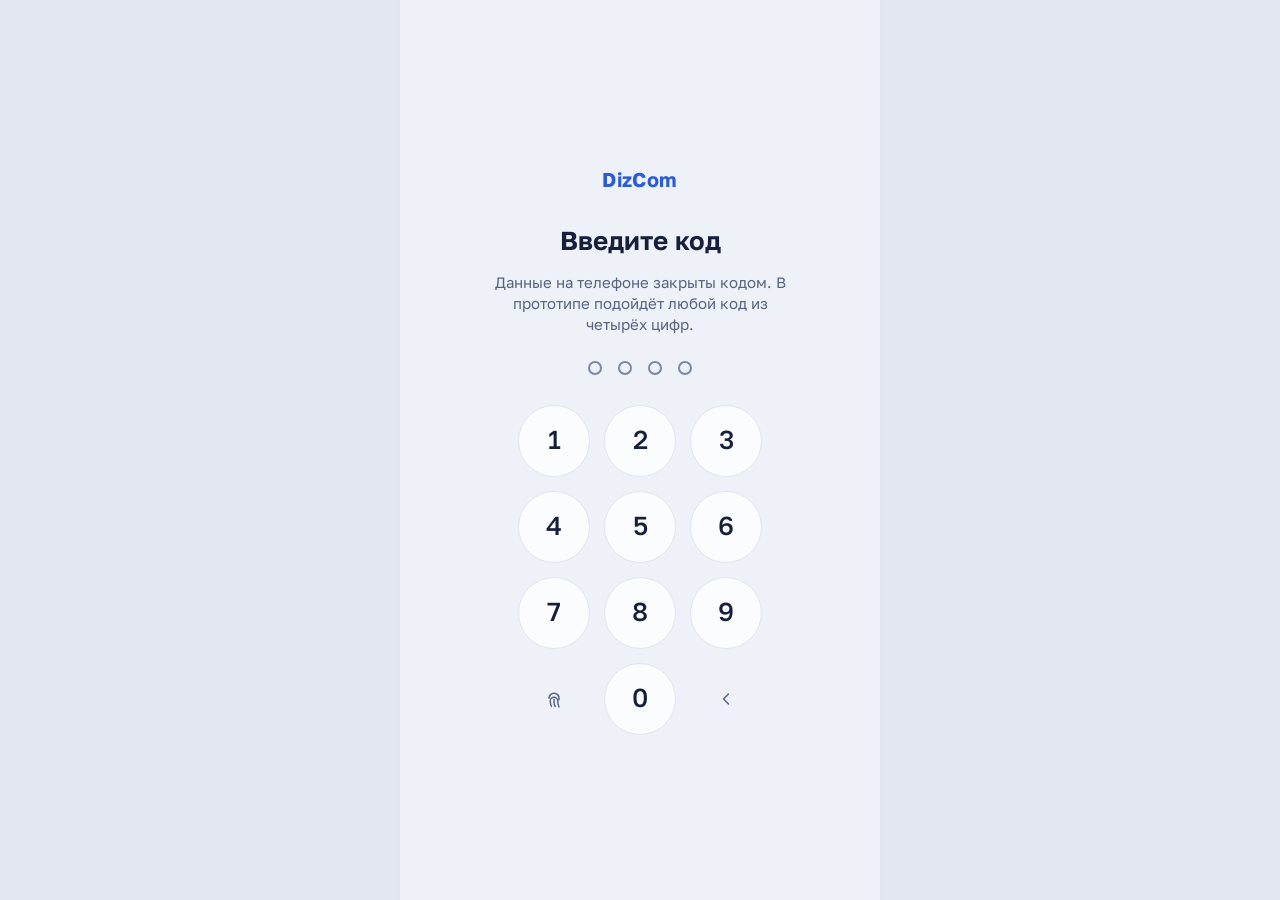
<file: index.html>
<!doctype html>
<html lang="ru">
<head>
<meta charset="utf-8">
<title>DizCom APP</title>
<meta name="viewport" content="width=device-width, initial-scale=1, viewport-fit=cover">
<meta name="color-scheme" content="light dark">
<style>
/* DizCom APP: рабочий инструмент инженера. Прототип экранов.
   Раскладка: одна колонка до 480px, внизу панель вкладок.
   Углы: карточки и окна 16px, поля и кнопки 12px, метки, фильтры и цифры кода полностью круглые. */
:root {
  --font: "Golos Text", system-ui, -apple-system, "Segoe UI", Roboto, sans-serif;
  --mono: "JetBrains Mono", ui-monospace, "SF Mono", Consolas, monospace;
  --bg-out: #E2E7F1;
  --bg: #EEF1F7;
  --surface: #FBFCFE;
  --surface-2: #F3F6FB;
  --line: #E0E5EF;
  --text: #16203A;
  --muted: #566480;
  --faint: #7C89A3;
  --accent: #2C5BD9;
  --accent-ink: #FBFCFE;
  --accent-soft: #E5ECFF;
  --good: #16743A;
  --good-soft: #E1F3E8;
  --warn: #8F5400;
  --warn-soft: #FCEFD6;
  --amber: #E09A1F;
  --bad: #B0261B;
  --bad-soft: #FCE8E5;
  --violet: #5E43C4;
  --violet-soft: #ECE8FA;
  --grey-soft: #E8ECF3;
  --shadow: 0 1px 2px rgba(22, 32, 58, .06), 0 8px 22px -12px rgba(22, 32, 58, .14);
  --scrim: rgba(14, 20, 38, .48);
  --toast-bg: #16203A;
  --toast-ink: #F2F5FB;
  --r-lg: 16px;
  --r-md: 12px;
}
@media (prefers-color-scheme: dark) {
  :root:not([data-theme="light"]) {
    --bg-out: #090D18;
    --bg: #0E1424;
    --surface: #161E32;
    --surface-2: #1B2540;
    --line: #28324D;
    --text: #E8EDF8;
    --muted: #9BA8C4;
    --faint: #70809E;
    --accent: #7B9CF8;
    --accent-ink: #0B1226;
    --accent-soft: #1E2B55;
    --good: #5ED08C;
    --good-soft: #12301F;
    --warn: #F0B454;
    --warn-soft: #3A2A0C;
    --amber: #F0B454;
    --bad: #FF8F82;
    --bad-soft: #3D1814;
    --violet: #AD9BFF;
    --violet-soft: #2A2250;
    --grey-soft: #232C44;
    --shadow: 0 1px 2px rgba(0, 0, 0, .3), 0 8px 22px -12px rgba(0, 0, 0, .5);
    --scrim: rgba(0, 0, 0, .6);
    --toast-bg: #E8EDF8;
    --toast-ink: #0E1424;
    color-scheme: dark;
  }
}
:root[data-theme="dark"] {
  --bg-out: #090D18;
  --bg: #0E1424;
  --surface: #161E32;
  --surface-2: #1B2540;
  --line: #28324D;
  --text: #E8EDF8;
  --muted: #9BA8C4;
  --faint: #70809E;
  --accent: #7B9CF8;
  --accent-ink: #0B1226;
  --accent-soft: #1E2B55;
  --good: #5ED08C;
  --good-soft: #12301F;
  --warn: #F0B454;
  --warn-soft: #3A2A0C;
  --amber: #F0B454;
  --bad: #FF8F82;
  --bad-soft: #3D1814;
  --violet: #AD9BFF;
  --violet-soft: #2A2250;
  --grey-soft: #232C44;
  --shadow: 0 1px 2px rgba(0, 0, 0, .3), 0 8px 22px -12px rgba(0, 0, 0, .5);
  --scrim: rgba(0, 0, 0, .6);
  --toast-bg: #E8EDF8;
  --toast-ink: #0E1424;
  color-scheme: dark;
}

*, *::before, *::after { box-sizing: border-box; }
html { -webkit-text-size-adjust: 100%; }
body {
  margin: 0;
  background: var(--bg-out);
  color: var(--text);
  font-family: var(--font);
  font-size: 15px;
  line-height: 1.4;
  -webkit-font-smoothing: antialiased;
}
button, input, select, textarea { font: inherit; color: inherit; }
button { cursor: pointer; }
h1, h2, h3, p { margin: 0; }
:focus-visible { outline: 2px solid var(--accent); outline-offset: 2px; }
[hidden] { display: none !important; }
.sr-only { position: absolute; width: 1px; height: 1px; overflow: hidden; clip: rect(0 0 0 0); white-space: nowrap; }

.app {
  max-width: 480px;
  min-height: 100dvh;
  margin: 0 auto;
  background: var(--bg);
  padding-bottom: calc(84px + env(safe-area-inset-bottom, 0px));
}
.app.no-tabs { padding-bottom: 0; }
@media (min-width: 600px) { .app { box-shadow: 0 0 0 1px var(--line); } }
#view { outline: none; }

.i { width: 20px; height: 20px; flex: none; fill: none; stroke: currentColor; stroke-width: 1.75; stroke-linecap: round; stroke-linejoin: round; }
.muted { color: var(--muted); }
.mono { font-family: var(--mono); font-size: 13.5px; }
.bad { color: var(--bad); }
.pad { padding: 0 16px; }

/* шапка экрана */
.hd { display: flex; align-items: center; gap: 8px; padding: 14px 16px 10px; }
.hd .hd-t { flex: 1; min-width: 0; }
.hd h1 { font-size: 24px; font-weight: 650; letter-spacing: -.01em; line-height: 1.15; text-wrap: balance; }
.hd.sub h1 { font-size: 20px; }
.hd p { margin-top: 2px; color: var(--muted); font-size: 14px; }
.hd .icon-btn:first-child { margin-left: -10px; }

.icon-btn { width: 44px; height: 44px; display: inline-grid; place-items: center; border: 0; background: none; color: var(--muted); border-radius: var(--r-md); flex: none; }
.icon-btn.sm { width: 38px; height: 38px; }
.icon-btn:active { background: var(--grey-soft); }
.icon-btn[aria-pressed="true"] { color: var(--accent); }

.chip-btn { display: inline-flex; align-items: center; gap: 6px; border: 1px solid var(--line); background: var(--surface); border-radius: 999px; padding: 7px 12px; font-size: 13.5px; font-weight: 500; color: var(--good); }
.chip-btn.warn { color: var(--warn); background: var(--warn-soft); border-color: transparent; }
.chip-btn .i { width: 16px; height: 16px; }

/* поиск */
.search { display: flex; align-items: center; gap: 10px; height: 52px; padding: 0 14px; background: var(--surface); border: 1px solid var(--line); border-radius: var(--r-md); color: var(--muted); }
.search:focus-within { border-color: var(--accent); box-shadow: 0 0 0 3px var(--accent-soft); }
.search input { flex: 1; min-width: 0; border: 0; background: none; outline: 0; font-size: 16px; color: var(--text); }
.search input::placeholder { color: var(--faint); }
.search.sm { height: 46px; }

/* фильтры и вкладки */
.chips { display: flex; gap: 8px; overflow-x: auto; padding: 8px 16px; scrollbar-width: none; }
.chips::-webkit-scrollbar { display: none; }
.chip { flex: none; display: inline-flex; align-items: center; gap: 6px; border: 1px solid var(--line); background: var(--surface); border-radius: 999px; padding: 8px 14px; font-size: 14px; color: var(--muted); min-height: 38px; }
.chip .n { font-size: 12.5px; color: var(--faint); }
.chip[aria-pressed="true"] { background: var(--accent); border-color: var(--accent); color: var(--accent-ink); font-weight: 600; }
.chip[aria-pressed="true"] .n { color: var(--accent-ink); opacity: .85; }
.seg { display: flex; overflow-x: auto; padding: 0 8px; border-bottom: 1px solid var(--line); scrollbar-width: none; }
.seg::-webkit-scrollbar { display: none; }
.seg button { flex: none; border: 0; background: none; padding: 12px 9px; color: var(--muted); border-bottom: 2px solid transparent; margin-bottom: -1px; white-space: nowrap; font-size: 14.5px; }
.seg button[aria-selected="true"] { color: var(--accent); border-bottom-color: var(--accent); font-weight: 600; }

/* блоки */
.sec-h { display: flex; align-items: baseline; justify-content: space-between; gap: 12px; margin: 22px 16px 8px; }
.sec-h h2 { font-size: 16px; font-weight: 650; }
.sec-h button, .link-btn { border: 0; background: none; color: var(--accent); font-size: 14px; font-weight: 500; padding: 4px 0; }
.card, .list { margin: 0 16px; background: var(--surface); border-radius: var(--r-lg); box-shadow: var(--shadow); overflow: hidden; }
.card.pad-in { padding: 14px; }
.card + .card, .list + .list, .card + .list, .list + .card { margin-top: 12px; }
.note { margin: 10px 16px 0; color: var(--muted); font-size: 14px; }
.card p { padding: 12px 14px; }

.row { display: flex; align-items: center; gap: 12px; width: 100%; min-height: 60px; padding: 11px 14px; text-align: left; background: var(--surface); border: 0; border-bottom: 1px solid var(--line); color: inherit; }
.row:last-child { border-bottom: 0; }
.row:active { background: var(--surface-2); }
.row .row-m { flex: 1; min-width: 0; display: grid; gap: 1px; }
.row .row-m b { font-weight: 600; font-size: 15px; overflow-wrap: anywhere; }
.row .row-m small { color: var(--muted); font-size: 13.5px; overflow-wrap: anywhere; }
.row .chev { color: var(--faint); width: 18px; height: 18px; }
.row .row-m small .pill { margin-right: 4px; }
.ico { width: 40px; height: 40px; flex: none; display: grid; place-items: center; border-radius: var(--r-md); background: var(--accent-soft); color: var(--accent); }
.ico.t-work { background: var(--warn-soft); color: var(--warn); }
.ico.t-review { background: var(--violet-soft); color: var(--violet); }
.ico.t-done { background: var(--good-soft); color: var(--good); }
.ico.t-cancel { background: var(--grey-soft); color: var(--muted); }
.ico.good { background: var(--good-soft); color: var(--good); }
.ico.warn { background: var(--warn-soft); color: var(--warn); }
.ico.bad { background: var(--bad-soft); color: var(--bad); }
.ico.violet { background: var(--violet-soft); color: var(--violet); }

.pill { display: inline-flex; align-items: center; padding: 3px 10px; border-radius: 999px; font-size: 12.5px; font-weight: 600; white-space: nowrap; flex: none; }
.p-new { background: var(--accent-soft); color: var(--accent); }
.p-work { background: var(--warn-soft); color: var(--warn); }
.p-review { background: var(--violet-soft); color: var(--violet); }
.p-done { background: var(--good-soft); color: var(--good); }
.p-cancel { background: var(--grey-soft); color: var(--muted); }
.p-bad { background: var(--bad-soft); color: var(--bad); }

/* пары «название и значение» */
.kv { margin: 0; }
.kv-r { display: grid; grid-template-columns: minmax(92px, 36%) 1fr; gap: 10px; align-items: center; padding: 11px 14px; border-bottom: 1px solid var(--line); min-height: 50px; }
.kv-r:last-child { border-bottom: 0; }
.kv dt { color: var(--muted); font-size: 14px; }
.kv dd { margin: 0; font-weight: 500; overflow-wrap: anywhere; min-width: 0; }
.kv dd.act { display: flex; align-items: center; justify-content: space-between; gap: 4px; }
.kv dd.act > span { min-width: 0; overflow-wrap: anywhere; }
.kv dd .icon-btn { margin: -6px -8px -6px 0; }
.mask { letter-spacing: .12em; }
.btn-pair { display: flex; flex: none; margin: -6px -8px -6px 0; }
.kv dd.act > .btn-pair .icon-btn { margin: 0; }
.hline { display: flex; align-items: center; justify-content: space-between; gap: 8px; margin-top: 6px; }
.hline .btn-pair { margin: -6px -8px -6px 0; }
.tags { display: flex; flex-wrap: wrap; gap: 8px; padding: 14px; }
.tab-body { padding-top: 12px; }

/* кнопки */
.btn { display: inline-flex; align-items: center; justify-content: center; gap: 8px; min-height: 48px; padding: 0 18px; border-radius: var(--r-md); border: 1px solid var(--line); background: var(--surface); color: var(--text); font-weight: 600; text-align: center; transition: transform .12s; }
.btn:active { transform: scale(.98); }
.btn.primary { background: var(--accent); border-color: var(--accent); color: var(--accent-ink); }
.btn.soft { background: var(--accent-soft); border-color: transparent; color: var(--accent); }
.btn.danger { color: var(--bad); border-color: var(--bad); background: none; }
.btn.wide { width: 100%; }
.btn.mini { min-height: 34px; padding: 0 12px; font-size: 13.5px; }
.btns { display: flex; gap: 10px; margin: 16px 16px 0; }
.btns .btn { flex: 1; }
.stack-btn { margin: 12px 16px 0; }

/* формы */
.field { display: grid; gap: 6px; margin: 16px 16px 0; }
.field > label, .field > .lbl { font-size: 14px; color: var(--muted); }
.field input, .field select, .field textarea { width: 100%; min-height: 48px; padding: 12px 14px; border: 1px solid var(--line); border-radius: var(--r-md); background: var(--surface); outline: 0; font-size: 16px; }
.field textarea { min-height: 96px; resize: vertical; }
.field input:focus, .field select:focus, .field textarea:focus { border-color: var(--accent); box-shadow: 0 0 0 3px var(--accent-soft); }
.field .err { color: var(--bad); font-size: 13.5px; }
.field .hint { color: var(--muted); font-size: 13.5px; }
.radios { display: grid; grid-template-columns: repeat(3, 1fr); gap: 8px; }
.opt { position: relative; }
.opt input { position: absolute; opacity: 0; inset: 0; }
.opt span { display: grid; place-items: center; min-height: 46px; border: 1px solid var(--line); border-radius: var(--r-md); background: var(--surface); font-size: 14.5px; }
.opt input:checked + span { border-color: var(--accent); background: var(--accent-soft); color: var(--accent); font-weight: 600; }
.opt input:focus-visible + span { outline: 2px solid var(--accent); outline-offset: 2px; }
.chk { display: flex; align-items: center; gap: 12px; min-height: 52px; padding: 8px 14px; border-bottom: 1px solid var(--line); }
.chk:last-child { border-bottom: 0; }
.chk input { width: 20px; height: 20px; accent-color: var(--accent); flex: none; }
.chk span { min-width: 0; display: grid; }
.chk small { color: var(--muted); font-size: 13px; }
.switch-row { display: flex; align-items: center; justify-content: space-between; gap: 12px; padding: 14px; min-height: 60px; }
.switch-row b { font-weight: 600; display: block; }
.switch-row small { color: var(--muted); font-size: 13.5px; }
.switch { position: relative; width: 52px; height: 32px; flex: none; border: 0; border-radius: 999px; background: var(--grey-soft); transition: background .15s; }
.switch::after { content: ""; position: absolute; top: 4px; left: 4px; width: 24px; height: 24px; border-radius: 50%; background: var(--surface); box-shadow: 0 1px 3px rgba(0, 0, 0, .3); transition: transform .15s; }
.switch[aria-checked="true"] { background: var(--accent); }
.switch[aria-checked="true"]::after { transform: translateX(20px); }

/* главная */
.donut-card { display: flex; align-items: center; gap: 18px; padding: 16px; }
.donut { width: 116px; height: 116px; flex: none; }
.donut .d-n { font-size: 30px; font-weight: 650; fill: var(--text); }
.donut .d-l { font-size: 11.5px; fill: var(--muted); }
.legend { flex: 1; display: grid; gap: 10px; margin: 0; padding: 0; list-style: none; }
.legend li { display: flex; align-items: center; gap: 10px; font-size: 14.5px; }
.legend i { width: 10px; height: 10px; border-radius: 3px; flex: none; }
.legend b { margin-left: auto; font-weight: 650; }
.legend .done-l { color: var(--muted); padding-top: 8px; border-top: 1px solid var(--line); }
.res { margin: 0 16px 12px; background: var(--surface); border-radius: var(--r-lg); box-shadow: var(--shadow); overflow: hidden; }
.res-h { display: flex; align-items: center; gap: 12px; width: 100%; padding: 12px 14px; border: 0; border-bottom: 1px solid var(--line); background: none; text-align: left; }
.res-h .row-m { flex: 1; min-width: 0; display: grid; }
.res-h b { font-weight: 600; }
.res-h small { color: var(--muted); font-size: 13.5px; }
.empty { text-align: center; padding: 34px 24px; color: var(--muted); }
.empty b { display: block; color: var(--text); font-size: 16px; margin-bottom: 4px; }

/* смета, чек-лист, лента */
.tbl { width: 100%; border-collapse: collapse; font-size: 14px; }
.tbl th { text-align: left; font-weight: 500; color: var(--muted); font-size: 13px; padding: 10px 6px 6px; }
.tbl td { padding: 10px 6px; border-top: 1px solid var(--line); vertical-align: top; }
.tbl th:first-child, .tbl td:first-child { padding-left: 14px; }
.tbl th:last-child, .tbl td:last-child { padding-right: 14px; }
.dd summary { display: flex; align-items: center; justify-content: space-between; gap: 8px; min-height: 52px; padding: 0 14px; font-weight: 600; cursor: pointer; list-style: none; }
.dd summary::-webkit-details-marker { display: none; }
.dd summary::after { content: ""; width: 8px; height: 8px; margin-left: 4px; border-right: 2px solid var(--faint); border-bottom: 2px solid var(--faint); transform: rotate(45deg); flex: none; }
.dd[open] summary { border-bottom: 1px solid var(--line); }
.dd[open] summary::after { transform: rotate(-135deg); }
.dd summary span { margin-left: auto; font-weight: 400; font-size: 14px; }
.field .card { margin: 0; }
.tbl .num { text-align: right; white-space: nowrap; font-variant-numeric: tabular-nums; }
.tbl tfoot td { font-weight: 500; }
.tbl tfoot tr.total td { font-weight: 650; background: var(--accent-soft); color: var(--accent); font-size: 16px; }
.bar { height: 8px; border-radius: 999px; background: var(--grey-soft); overflow: hidden; }
.bar i { display: block; height: 100%; background: var(--accent); border-radius: 999px; }
.ck { display: flex; align-items: center; gap: 12px; width: 100%; min-height: 54px; padding: 10px 14px; background: none; border: 0; border-bottom: 1px solid var(--line); text-align: left; }
.ck:last-of-type { border-bottom: 0; }
.ckb { width: 24px; height: 24px; flex: none; display: grid; place-items: center; border: 2px solid var(--faint); border-radius: 7px; color: var(--accent-ink); }
.ckb .i { width: 16px; height: 16px; stroke-width: 3; opacity: 0; }
.ck[aria-checked="true"] .ckb { background: var(--accent); border-color: var(--accent); }
.ck[aria-checked="true"] .ckb .i { opacity: 1; }
.ck[aria-checked="true"] .ck-t { color: var(--muted); text-decoration: line-through; }
.inline-form { display: flex; gap: 8px; padding: 12px 14px; border-top: 1px solid var(--line); }
.inline-form input, .inline-form textarea { flex: 1; min-width: 0; min-height: 46px; padding: 11px 14px; border: 1px solid var(--line); border-radius: var(--r-md); background: var(--surface); font-size: 16px; outline: 0; }
.inline-form input:focus, .inline-form textarea:focus { border-color: var(--accent); }
.inline-form textarea { min-height: 46px; resize: none; }
.tl { list-style: none; margin: 0 16px; padding: 0; display: grid; gap: 10px; }
.tl li { display: grid; grid-template-columns: 38px 1fr; gap: 12px; padding: 12px 14px; background: var(--surface); border-radius: var(--r-lg); box-shadow: var(--shadow); }
.tl .tl-i { width: 38px; height: 38px; display: grid; place-items: center; border-radius: 50%; background: var(--accent-soft); color: var(--accent); }
.tl .tl-i.c { background: var(--grey-soft); color: var(--muted); }
.tl .tl-i.w { background: var(--warn-soft); color: var(--warn); }
.tl b { display: block; font-weight: 600; }
.tl .tl-m { color: var(--muted); font-size: 13.5px; margin-top: 2px; }
.tl p { margin-top: 4px; overflow-wrap: anywhere; }
.tl .pill { margin-left: 6px; }

/* чат помощника */
.chat { display: grid; gap: 10px; padding: 8px 16px 16px; }
.bub { max-width: 90%; padding: 10px 14px; border-radius: var(--r-lg); overflow-wrap: anywhere; }
.bub.me { justify-self: end; background: var(--accent); color: var(--accent-ink); border-bottom-right-radius: 4px; }
.bub.bot { justify-self: start; background: var(--surface); border: 1px solid var(--line); border-bottom-left-radius: 4px; width: 90%; }
.bub .list { margin: 10px 0 0; box-shadow: none; border: 1px solid var(--line); }
.chat-form { position: sticky; bottom: calc(76px + env(safe-area-inset-bottom, 0px)); display: flex; gap: 8px; padding: 10px 16px; background: var(--bg); }
.chat-form input { flex: 1; min-width: 0; min-height: 48px; padding: 0 14px; border: 1px solid var(--line); border-radius: var(--r-md); background: var(--surface); font-size: 16px; outline: 0; }
.chat-form input:focus { border-color: var(--accent); }

/* вход */
.login { min-height: 100dvh; display: flex; flex-direction: column; align-items: center; justify-content: center; gap: 12px; padding: 32px 24px; text-align: center; }
.login .logo { font-size: 20px; font-weight: 700; color: var(--accent); letter-spacing: .02em; margin-bottom: 18px; }
.login h1 { font-size: 26px; font-weight: 650; }
.login p { color: var(--muted); max-width: 300px; }
.dots { display: flex; gap: 16px; margin: 14px 0 8px; }
.dot { width: 14px; height: 14px; border-radius: 50%; border: 2px solid var(--faint); }
.dot.on { background: var(--accent); border-color: var(--accent); }
.keypad { display: grid; grid-template-columns: repeat(3, 72px); gap: 14px; margin-top: 10px; }
.key { width: 72px; height: 72px; border-radius: 50%; border: 1px solid var(--line); background: var(--surface); font-size: 26px; font-weight: 500; display: grid; place-items: center; transition: transform .1s; }
.key:active { transform: scale(.94); background: var(--accent-soft); }
.key.alt { border-color: transparent; background: none; color: var(--muted); }

/* нижняя панель, окно, сообщение */
.offline { display: flex; align-items: center; gap: 10px; padding: 10px 16px; background: var(--warn-soft); color: var(--warn); font-size: 14px; }
.offline span { flex: 1; }
.offline .btn { color: var(--warn); border-color: var(--warn); background: none; }
.tabs { position: fixed; left: 50%; bottom: 0; transform: translateX(-50%); width: min(480px, 100%); display: grid; grid-template-columns: repeat(5, 1fr); background: var(--surface); border-top: 1px solid var(--line); padding: 6px 4px calc(6px + env(safe-area-inset-bottom, 0px)); z-index: 20; }
.tab { position: relative; display: grid; justify-items: center; gap: 3px; padding: 6px 2px; border: 0; background: none; color: var(--faint); font-size: 11.5px; border-radius: var(--r-md); }
.tab[aria-current="page"] { color: var(--accent); font-weight: 600; }
.tab .badge { position: absolute; top: 0; left: calc(50% + 6px); min-width: 18px; height: 18px; padding: 0 5px; border-radius: 999px; background: var(--bad); color: #fff; font-size: 11px; font-weight: 700; display: grid; place-items: center; }
.sheet-wrap { position: fixed; inset: 0; z-index: 50; display: flex; align-items: flex-end; justify-content: center; background: var(--scrim); }
.sheet { width: min(480px, 100%); max-height: 88dvh; overflow: auto; background: var(--surface); border-radius: var(--r-lg) var(--r-lg) 0 0; padding: 18px 0 calc(18px + env(safe-area-inset-bottom, 0px)); }
.sheet h2 { font-size: 18px; padding: 0 16px; }
.sheet .field { margin-top: 14px; }
.sheet .btns { margin-bottom: 4px; }
.sheet .list { box-shadow: none; border: 1px solid var(--line); margin-top: 12px; }
.toast { position: fixed; left: 50%; bottom: calc(92px + env(safe-area-inset-bottom, 0px)); transform: translateX(-50%); z-index: 60; width: max-content; max-width: min(440px, calc(100% - 32px)); padding: 12px 16px; border-radius: var(--r-md); background: var(--toast-bg); color: var(--toast-ink); font-size: 14.5px; box-shadow: var(--shadow); }

@media (prefers-reduced-motion: reduce) {
  *, *::before, *::after { transition: none !important; animation: none !important; }
}

</style>
</head>
<body>
<div id="app" class="app">
  <div id="offline" class="offline" role="status" hidden></div>
  <main id="view" tabindex="-1"></main>
  <nav id="tabs" class="tabs" aria-label="Основные разделы" hidden></nav>
</div>
<div id="sheet" class="sheet-wrap" hidden></div>
<div id="toast" class="toast" role="status" aria-live="polite" hidden></div>
<script>
/* Выдуманные данные для прототипа. Настоящих клиентов, адресов и паролей здесь нет. */
const mc = n => "48:8A:3B:" + [n * 3, n * 7 + 11, n * 13 + 5].map(v => (v % 256).toString(16).toUpperCase().padStart(2, "0")).join(":");
const dv = (id, co, cat, name, model, role, ip, where, extra, note) => ({ id, co, cat, name, model, role, ip, where, extra: extra || [], note: note || "", mac: ip.includes("-") ? "" : mc(parseInt(id.slice(1), 10)) });
const ac = (id, co, cat, title, o) => Object.assign({ id, co, cat, title, login: "", pass: "", f: [], note: "", dev: "", hist: [] }, o);
const ev = (who, when, text) => ({ kind: "event", who, when, text });
const cm = (who, when, text) => ({ kind: "comment", who, when, text });
const cl = (items, done) => items.map((t, i) => ({ t, done: i < done }));

const D = {
  users: [
    { id: "u1", name: "Пётр Громов", role: "Руководитель", phone: "iPhone" },
    { id: "u2", name: "Иван Иванов", role: "Сотрудник", phone: "Android" },
    { id: "u3", name: "Анна Петрова", role: "Сотрудник", phone: "iPhone" },
    { id: "u4", name: "Дмитрий Орлов", role: "Сотрудник", phone: "Android" }
  ],
  contractors: [
    { id: "c1", name: "ИП Сидоров", spec: "Системное администрирование", tags: ["Установка и настройка серверов", "Резервное копирование", "Консультации"], contact: "Сидоров А.А.", phone: "+7 (916) 123-45-67", email: "sidorov@it-service.example", addr: "г. Москва, ул. Профсоюзная, 15", inn: "772345678901", phoneType: "Android" },
    { id: "c2", name: "ООО «ТехноСервис»", spec: "Видеонаблюдение, СКС", tags: ["Видеонаблюдение", "Монтаж СКС"], contact: "Королёв П.Н.", phone: "+7 (495) 555-01-20", email: "office@tehnoservis.example", addr: "г. Москва, ул. Тверская, 7", inn: "7707012345", phoneType: "iPhone" },
    { id: "c3", name: "ИП Кузнецов", spec: "Прокладка сетей", tags: ["Прокладка кабеля", "Монтаж розеток"], contact: "Кузнецов Д.В.", phone: "+7 (903) 222-33-44", email: "kuznetsov@kabel.example", addr: "г. Мытищи, ул. Мира, 5", inn: "503412345678", phoneType: "Android" },
    { id: "c4", name: "ООО «Сети и Связь»", spec: "Сетевое оборудование", tags: ["Коммутаторы и роутеры", "Телефония (АТС)"], contact: "Лебедева Н.С.", phone: "+7 (495) 777-88-99", email: "info@seti-svyaz.example", addr: "г. Москва, ул. Новая, 10", inn: "7709876543", phoneType: "Android" }
  ],
  cats: { srv: "Серверы", pc: "Компьютеры", net: "Сеть", nas: "Хранилища", prn: "Принтеры и МФУ", cam: "Видеонаблюдение", tel: "Телефония", oth: "Прочее" },
  acats: { dev: "Вход на устройство", inet: "Интернет", wifi: "Wi-Fi", remote: "Удалённый доступ", vpn: "VPN", mail: "Почта", web: "Сайты и хостинг", onec: "1С", lic: "Лицензии и ключи", oth: "Прочее" },
  taskTypes: ["Настройка серверов", "Установка ПО", "Сеть и Wi-Fi", "Видеонаблюдение", "Ремонт и замена", "Прочее"],
  companies: [
    { id: "a1", name: "ООО «Альфа»", short: "Альфа", sub: "Офис и склад", addr: "г. Москва, ул. Ленина, 12", inn: "7701234567", phone: "+7 (495) 123-45-67", email: "info@alfa.example", contact: "Иванов И.И., директор", note: "Работаем с 2022 года. Серверная на втором этаже, ключ у охраны." },
    { id: "a2", name: "ООО «Бета»", short: "Бета", sub: "Склад", addr: "г. Москва, ул. Южная, 8", inn: "7702345678", phone: "+7 (495) 234-56-78", email: "sklad@beta.example", contact: "Смирнова Е.П., заведующая складом", note: "Склад работает с 6 утра. Выезжать лучше после обеда." },
    { id: "a3", name: "ООО «Гамма»", short: "Гамма", sub: "Офис", addr: "г. Химки, ул. Московская, 21", inn: "5047123456", phone: "+7 (495) 345-67-89", email: "office@gamma.example", contact: "Белов С.К., офис-менеджер", note: "Десять компьютеров в одном помещении." },
    { id: "a4", name: "ООО «Дельта»", short: "Дельта", sub: "Магазины", addr: "г. Москва, пр-т Мира, 40", inn: "7703456789", phone: "+7 (495) 456-78-90", email: "it@delta.example", contact: "Крылова О.А., управляющая", note: "Два магазина, второй пока без договора на обслуживание." },
    { id: "a5", name: "ООО «Омега»", short: "Омега", sub: "Производство", addr: "г. Балашиха, ул. Заводская, 3", inn: "5001234567", phone: "+7 (495) 567-89-01", email: "mail@omega.example", contact: "Тихонов В.Р., главный инженер", note: "В цехе пыльно, оборудование в закрытом шкафу." },
    { id: "a6", name: "ООО «КабельСтрой»", short: "КабельСтрой", sub: "Офис", addr: "г. Москва, ул. Профсоюзная, 90", inn: "7704567890", phone: "+7 (495) 678-90-12", email: "hello@kabelstroy.example", contact: "Зайцев М.И., директор", note: "Новый клиент с сентября 2026." }
  ],
  devices: [
    dv("d1", "a1", "srv", "SRV-DC01", "Dell PowerEdge R450", "Контроллер домена", "192.168.1.10", "Серверная, стойка 1U", [["ОС", "Windows Server 2022"], ["Шлюз", "192.168.1.1"], ["DNS", "192.168.1.1, 8.8.8.8"]], "DNS и DHCP. Основной сервер сети."),
    dv("d2", "a1", "srv", "SRV-FS01", "HPE ProLiant DL20", "Файловый сервер", "192.168.1.11", "Серверная, стойка 2U", [["ОС", "Windows Server 2019"]], "Общие папки отделов."),
    dv("d3", "a1", "srv", "SRV-1C", "Dell PowerEdge R250", "Сервер 1С", "192.168.1.12", "Серверная, стойка 3U", [["ОС", "Windows Server 2019"]], "Базы 1С лежат на диске D."),
    dv("d4", "a1", "srv", "SRV-BACKUP", "Supermicro 1U", "Резервное копирование", "192.168.1.13", "Серверная, стойка 4U", [["ОС", "Ubuntu Server 22.04"]], "Ночная копия в 02:00. Настроена не до конца."),
    dv("d5", "a1", "net", "MikroTik RB4011", "MikroTik RB4011iGS", "Основной роутер", "192.168.1.1", "Серверная", [["Winbox", "192.168.1.1:8291"], ["SSH", "192.168.1.1:22"]], "Выход в интернет и связь между подсетями."),
    dv("d6", "a1", "net", "Cisco Catalyst 2960", "Cisco WS-C2960-24TT", "Коммутатор", "192.168.1.2", "Серверная", [], ""),
    dv("d7", "a1", "net", "Ubiquiti U6-LR", "Ubiquiti UniFi U6-LR", "Wi-Fi точка", "192.168.1.20", "Офис, потолок", [["Web", "https://192.168.1.20"]], "Потолочная точка для всего офиса."),
    dv("d8", "a1", "nas", "Synology DS220+", "Synology DS220+", "Сетевое хранилище", "192.168.1.30", "Серверная, полка", [], "Копии почты и документов бухгалтерии."),
    dv("d9", "a1", "prn", "HP LaserJet Pro M404dn", "HP LaserJet Pro M404dn", "Принтер, бухгалтерия", "192.168.1.50", "Бухгалтерия", [], ""),
    dv("d10", "a1", "prn", "Canon i-SENSYS MF445dw", "Canon i-SENSYS MF445dw", "МФУ, приёмная", "192.168.1.51", "Приёмная", [], "Сканирует в общую папку."),
    dv("d11", "a1", "cam", "Hikvision DS-7608NI", "Hikvision DS-7608NI-K2", "Видеорегистратор, 8 каналов", "192.168.1.60", "Серверная", [], "Подключено 4 камеры."),
    dv("d12", "a1", "cam", "Камера у входа", "Hikvision DS-2CD2143", "Камера, вход в офис", "192.168.1.61", "Вход в офис", [], ""),
    dv("d13", "a1", "pc", "PC-015", "Dell OptiPlex 7090", "Рабочая станция, бухгалтер", "192.168.1.115", "Бухгалтерия", [["ОС", "Windows 11 Pro"]], "Стоят 1С и клиент-банк. Антивирус Kaspersky."),
    dv("d14", "a1", "pc", "Ноутбук директора", "Lenovo ThinkPad T14", "Ноутбук, директор", "192.168.1.201", "Кабинет директора", [["ОС", "Windows 11 Pro"]], ""),
    dv("d15", "a1", "tel", "Yealink T46U", "Yealink SIP-T46U", "IP-телефон, приёмная", "192.168.1.70", "Приёмная", [], "Внутренний номер 100."),
    dv("d16", "a2", "srv", "SRV-WH01", "HPE ProLiant ML30", "Файловый сервер склада", "10.10.0.10", "Склад, офис кладовщика", [["ОС", "Windows Server 2019"]], ""),
    dv("d17", "a2", "net", "Keenetic Giant", "Keenetic Giant KN-2410", "Роутер", "10.10.0.1", "Склад, щиток", [], ""),
    dv("d18", "a2", "prn", "Zebra ZD421", "Zebra ZD421", "Принтер этикеток", "10.10.0.40", "Склад, приёмка", [], ""),
    dv("d19", "a2", "cam", "Hikvision DS-7616NI", "Hikvision DS-7616NI-K2", "Регистратор, 16 каналов", "10.10.0.60", "Склад, офис кладовщика", [], ""),
    dv("d20", "a2", "cam", "Камера у ворот", "Hikvision DS-2CD2043", "Камера, ворота склада", "10.10.0.61", "Ворота склада", [], ""),
    dv("d21", "a3", "pc", "Рабочие станции офиса", "Dell OptiPlex 3000 (10 шт.)", "Компьютеры сотрудников", "192.168.10.100-109", "Офис", [["ОС", "Windows 10 Pro"]], "Десять одинаковых компьютеров."),
    dv("d22", "a3", "net", "TP-Link Archer AX55", "TP-Link Archer AX55", "Роутер", "192.168.10.1", "Офис, шкаф", [], ""),
    dv("d23", "a3", "prn", "Kyocera ECOSYS M2540dn", "Kyocera ECOSYS M2540dn", "МФУ, офис", "192.168.10.50", "Офис", [], ""),
    dv("d24", "a3", "net", "Ubiquiti U6-Lite", "Ubiquiti UniFi U6-Lite", "Wi-Fi точка", "192.168.10.20", "Офис, потолок", [], ""),
    dv("d25", "a4", "net", "Cisco Catalyst 2960", "Cisco WS-C2960-24TT", "Коммутатор, магазин 1", "172.16.0.2", "Магазин 1, подсобка", [], ""),
    dv("d26", "a4", "net", "MikroTik hAP ax3", "MikroTik hAP ax3", "Роутер, магазин 1", "172.16.0.1", "Магазин 1, подсобка", [], ""),
    dv("d27", "a4", "pc", "Касса, магазин 1", "Атол Sigma + ПК", "Кассовый компьютер", "172.16.0.10", "Магазин 1, касса", [["ОС", "Windows 10 IoT"]], ""),
    dv("d28", "a4", "tel", "АТС Дом.ру", "Облачная АТС", "Телефония магазинов", "облако", "Облако", [], "Настраивается через личный кабинет."),
    dv("d29", "a5", "srv", "SRV-PROD01", "Dell PowerEdge T350", "Сервер производства", "10.20.0.10", "Цех, шкаф", [["ОС", "Windows Server 2022"]], "Учёт выпуска продукции."),
    dv("d30", "a5", "net", "Zyxel XGS1210", "Zyxel XGS1210-12", "Коммутатор цеха", "10.20.0.2", "Цех, шкаф", [], ""),
    dv("d31", "a5", "cam", "Hikvision DS-7608NI", "Hikvision DS-7608NI-K2", "Регистратор цеха", "10.20.0.60", "Цех, шкаф", [], "Подключено 6 камер."),
    dv("d32", "a6", "net", "MikroTik RB4011", "MikroTik RB4011iGS", "Роутер", "192.168.88.1", "Офис, серверный шкаф", [["Winbox", "192.168.88.1:8291"]], ""),
    dv("d33", "a6", "tel", "Yealink T46U", "Yealink SIP-T46U", "IP-телефон директора", "192.168.88.70", "Кабинет директора", [], "Внутренний номер 101."),
    dv("d34", "a6", "nas", "QNAP TS-233", "QNAP TS-233", "Файловое хранилище", "192.168.88.30", "Офис, серверный шкаф", [], "")
  ],
  accesses: [
    ac("x1", "a1", "inet", "Интернет от провайдера", { f: [["Внешний IP", "109.0.113.18"], ["Маска", "255.255.255.240"], ["Шлюз", "109.0.113.17"], ["DNS", "77.88.8.8, 77.88.8.1"]], note: "Статический адрес. Договор на имя директора." }),
    ac("x2", "a1", "wifi", "Wi-Fi Alfa-Office", { f: [["Имя сети", "Alfa-Office"]], pass: "Demo-Wifi-2026", dev: "d7", note: "2,4 и 5 ГГц, WPA2/WPA3.", hist: [{ val: "Demo-Wifi-2025", who: "Иван Иванов", when: "03.09.2026 11:20" }] }),
    ac("x3", "a1", "wifi", "Wi-Fi Alfa-Guest", { f: [["Имя сети", "Alfa-Guest"]], pass: "Guest-Demo-26", dev: "d7", note: "Гостевая сеть без доступа к серверам.", hist: [{ val: "Guest-Demo-25", who: "Иван Иванов", when: "15.10.2026 18:40" }, { val: "Guest-Demo-26b", who: "Анна Петрова", when: "15.10.2026 18:12", disputed: true }] }),
    ac("x4", "a1", "remote", "AnyDesk, ПК бухгалтера", { f: [["ID", "1 234 567 890"]], pass: "Demo-Any-4521", dev: "d13" }),
    ac("x5", "a1", "remote", "TeamViewer, сервер 1С", { f: [["ID", "987 654 321"]], pass: "Demo-TV-8830", dev: "d3" }),
    ac("x6", "a1", "vpn", "VPN для сотрудников", { f: [["Адрес", "vpn.alfa.example:1194"]], login: "vpn-user", pass: "Demo-Vpn-3377", dev: "d5" }),
    ac("x7", "a1", "dev", "Администратор SRV-BACKUP", { f: [["Адрес", "192.168.1.13"]], login: "administrator", pass: "Demo-Bkp-9021", dev: "d4", hist: [{ val: "Demo-Bkp-2025", who: "Дмитрий Орлов", when: "20.08.2026 10:05" }] }),
    ac("x8", "a1", "dev", "Администратор домена", { f: [["Домен", "ALFA.LOCAL"]], login: "ALFA\\administrator", pass: "Demo-Dom-5512", dev: "d1" }),
    ac("x9", "a1", "dev", "Роутер MikroTik", { f: [["Web", "http://192.168.1.1"], ["Winbox", "192.168.1.1:8291"], ["SSH", "192.168.1.1:22"]], login: "admin", pass: "Demo-Rtr-7740", dev: "d5", hist: [{ val: "Demo-Rtr-2024", who: "Пётр Громов", when: "11.05.2026 16:30" }] }),
    ac("x10", "a1", "dev", "Видеорегистратор Hikvision", { f: [["Web", "http://192.168.1.60"]], login: "admin", pass: "Demo-Cam-1188", dev: "d11" }),
    ac("x11", "a1", "dev", "Wi-Fi точка UniFi", { f: [["Web", "https://192.168.1.20"]], login: "ubnt", pass: "Demo-Ubnt-2204", dev: "d7" }),
    ac("x12", "a1", "onec", "База 1С Бухгалтерия", { f: [["Путь", "D:\\1C_Bases\\Accounting"]], login: "1c_admin", pass: "Demo-1C-6035", dev: "d3", note: "Администратор базы. Обычные пользователи заходят под своими именами." }),
    ac("x13", "a1", "mail", "Почта info@alfa.example", { f: [["Панель", "https://mail.example/admin"]], login: "info@alfa.example", pass: "Demo-Mail-3190" }),
    ac("x14", "a1", "lic", "Kaspersky Endpoint, ключ", { f: [["Ключ", "DEMO-KAV7-3F2A-91C0"]], note: "Лицензия на 30 компьютеров до 12.2026." }),
    ac("x15", "a1", "web", "Хостинг сайта alfa.example", { f: [["Панель", "https://hosting.example/panel"]], login: "alfa_web", pass: "Demo-Host-4417" }),
    ac("x16", "a2", "wifi", "Wi-Fi Beta-Warehouse", { f: [["Имя сети", "Beta-Warehouse"]], pass: "Demo-Beta-Wifi-7", dev: "d17" }),
    ac("x17", "a2", "dev", "Роутер Keenetic", { f: [["Web", "http://10.10.0.1"]], login: "admin", pass: "Demo-Beta-Rtr-2", dev: "d17" }),
    ac("x18", "a2", "dev", "Регистратор склада", { f: [["Web", "http://10.10.0.60"]], login: "admin", pass: "Demo-Beta-Cam-9", dev: "d19" }),
    ac("x19", "a2", "remote", "AnyDesk, ПК склада", { f: [["ID", "555 111 222"]], pass: "Demo-Beta-Any-5" }),
    ac("x20", "a3", "wifi", "Wi-Fi Gamma-Office", { f: [["Имя сети", "Gamma-Office"]], pass: "Demo-Gamma-Wifi-3", dev: "d24" }),
    ac("x21", "a3", "dev", "Роутер TP-Link", { f: [["Web", "http://192.168.10.1"]], login: "admin", pass: "Demo-Gamma-Rtr-6", dev: "d22" }),
    ac("x22", "a3", "mail", "Почта office@gamma.example", { login: "office@gamma.example", pass: "Demo-Gamma-Mail-1" }),
    ac("x23", "a3", "lic", "Microsoft 365, администратор", { f: [["Портал", "https://portal.example"]], login: "admin@gamma.example", pass: "Demo-Gamma-365-4" }),
    ac("x24", "a4", "dev", "Коммутатор Cisco, магазин 1", { f: [["SSH", "172.16.0.2:22"]], login: "admin", pass: "Demo-Delta-Sw-4", dev: "d25" }),
    ac("x25", "a4", "dev", "Роутер MikroTik, магазин 1", { f: [["Web", "http://172.16.0.1"]], login: "admin", pass: "Demo-Delta-Rtr-8", dev: "d26" }),
    ac("x26", "a4", "oth", "АТС Дом.ру, личный кабинет", { f: [["Сервер", "vpbx.example"]], login: "director@vpbx.example", pass: "Demo-Delta-Atc-2", dev: "d28" }),
    ac("x27", "a4", "inet", "Интернет, магазин 1", { f: [["Внешний IP", "198.51.100.24"], ["Шлюз", "198.51.100.1"], ["DNS", "77.88.8.8"]] }),
    ac("x28", "a5", "dev", "Сервер производства", { f: [["Адрес", "10.20.0.10"]], login: "administrator", pass: "Demo-Omega-Srv-8", dev: "d29" }),
    ac("x29", "a5", "dev", "Регистратор цеха", { f: [["Web", "http://10.20.0.60"]], login: "admin", pass: "Demo-Omega-Cam-3", dev: "d31" }),
    ac("x30", "a5", "remote", "RustDesk, сервер", { f: [["ID", "444 333 111"]], pass: "Demo-Omega-Rd-6", dev: "d29" }),
    ac("x31", "a6", "vpn", "VPN офиса", { f: [["Адрес", "vpn.kabelstroy.example"]], login: "vpn-admin", pass: "Demo-Kabel-Vpn-5" }),
    ac("x32", "a6", "dev", "Роутер MikroTik", { f: [["Web", "http://192.168.88.1"]], login: "admin", pass: "Demo-Kabel-Rtr-1", dev: "d32" }),
    ac("x33", "a6", "dev", "Хранилище QNAP", { f: [["Web", "http://192.168.88.30:8080"]], login: "admin", pass: "Demo-Kabel-Nas-7", dev: "d34" }),
    ac("x34", "a6", "wifi", "Wi-Fi Kabel-Office", { f: [["Имя сети", "Kabel-Office"]], pass: "Demo-Kabel-Wifi-9" })
  ],
  tasks: [
    { id: "t1", co: "a1", title: "Настроить резервное копирование сервера", status: "new", prio: "high", due: "2026-10-17", created: "2026-10-15", exec: "c1", type: "Настройка серверов", desc: "Настроить автоматическое резервное копирование сервера SRV-BACKUP. Использовать существующее хранилище. Проверить работоспособность.", devs: ["d4"], accs: ["x7"], check: cl(["Проверить свободное место на диске", "Настроить расписание на 02:00", "Сделать пробную копию", "Проверить восстановление"], 0), est: [["Настройка резервного копирования", 1, 8000], ["Проверка работоспособности", 1, 3000]], feed: [ev("Пётр Громов", "15.10.2026 14:30", "Задача создана, исполнитель ИП Сидоров"), ev("Пётр Громов", "15.10.2026 14:31", "Подрядчику выдан доступ: Администратор SRV-BACKUP")] },
    { id: "t2", co: "a3", title: "Установить ПО на 10 рабочих станций", status: "work", prio: "mid", due: "2026-10-18", created: "2026-10-10", exec: "u2", type: "Установка ПО", desc: "Установить офисные программы на 10 рабочих станций. Список программ приложен к договору.", devs: ["d21"], accs: [], check: cl(["Подготовить дистрибутивы ПО", "Проверить доступы на рабочие станции", "Установить Microsoft Office", "Установить антивирус", "Настроить принтеры", "Проверить работу ПО", "Провести тест с пользователем", "Получить подтверждение", "Закрыть задачу"], 5), est: [["Установка и настройка ПО", 5, 1200], ["Настройка принтеров", 1, 2500], ["Проверка работоспособности", 1, 3000]], feed: [ev("Пётр Громов", "10.10.2026 14:30", "Задача создана"), ev("Иван Иванов", "12.10.2026 09:15", "Статус изменён на «В работе»"), cm("Иван Иванов", "14.10.2026 12:10", "Поставил ПО на 5 из 10 станций. Продолжаю работу.")] },
    { id: "t3", co: "a2", title: "Настроить видеонаблюдение", status: "review", prio: "mid", due: "2026-10-16", created: "2026-10-08", exec: "c2", type: "Видеонаблюдение", desc: "Подключить две камеры склада к регистратору и настроить запись по движению.", devs: ["d19", "d20"], accs: ["x18"], check: cl(["Подключить камеры", "Настроить запись по движению", "Проверить доступ с телефона", "Показать клиенту"], 3), est: [["Монтаж камер", 2, 2500], ["Настройка регистратора", 1, 3000]], feed: [ev("Пётр Громов", "08.10.2026 10:00", "Задача создана, исполнитель ООО «ТехноСервис»"), ev("ООО «ТехноСервис»", "15.10.2026 17:20", "Статус изменён на «На проверке»"), cm("ООО «ТехноСервис»", "15.10.2026 17:22", "Все камеры работают. Ждём проверки со стороны заказчика.")] },
    { id: "t4", co: "a1", title: "Замена жёсткого диска на сервере", status: "done", prio: "high", due: "2026-10-12", created: "2026-10-09", exec: "u2", type: "Ремонт и замена", desc: "Заменить вышедший из строя диск в файловом сервере и дождаться пересборки массива.", devs: ["d2"], accs: [], check: cl(["Заказать диск", "Заменить диск", "Дождаться пересборки массива"], 3), est: [], feed: [ev("Пётр Громов", "09.10.2026 11:00", "Задача создана"), ev("Иван Иванов", "12.10.2026 16:40", "Статус изменён на «Выполнена»")] },
    { id: "t5", co: "a1", title: "Настроить Wi-Fi для гостей", status: "done", prio: "low", due: "2026-10-15", created: "2026-10-11", exec: "c1", type: "Сеть и Wi-Fi", desc: "Создать гостевую сеть без доступа к серверам.", devs: ["d7"], accs: ["x3", "x11"], check: cl(["Создать сеть Alfa-Guest", "Закрыть доступ к серверам", "Проверить с телефона"], 3), est: [["Настройка гостевой сети", 1, 4500]], feed: [ev("Пётр Громов", "11.10.2026 12:00", "Задача создана, исполнитель ИП Сидоров"), ev("ИП Сидоров", "15.10.2026 16:45", "Статус изменён на «Выполнена»"), ev("Система", "15.10.2026 16:45", "Выданные пароли сняты с телефона подрядчика. Рекомендуем поменять их.")] },
    { id: "t6", co: "a4", title: "Прокладка сетевого кабеля, 3 этаж", status: "cancel", prio: "low", due: "2026-10-18", created: "2026-10-05", exec: "c3", type: "Сеть и Wi-Fi", desc: "Проложить кабель до новой кассовой зоны.", devs: [], accs: [], check: cl(["Согласовать трассу", "Проложить кабель"], 0), est: [], feed: [ev("Пётр Громов", "05.10.2026 10:00", "Задача создана"), ev("Пётр Громов", "13.10.2026 15:10", "Статус изменён на «Отменена»: клиент отложил ремонт")] },
    { id: "t7", co: "a3", title: "Заменить принтер в бухгалтерии", status: "new", prio: "low", due: "2026-10-22", created: "2026-10-15", exec: "u3", type: "Ремонт и замена", desc: "Старый принтер часто мнёт бумагу. Заменить на МФУ и подключить к сети.", devs: ["d23"], accs: [], check: cl(["Привезти МФУ", "Подключить к сети", "Настроить на компьютерах"], 0), est: [], feed: [ev("Пётр Громов", "15.10.2026 15:00", "Задача создана")] },
    { id: "t8", co: "a1", title: "Обновить 1С до новой версии", status: "work", prio: "high", due: "2026-10-17", created: "2026-10-13", exec: "u2", type: "Настройка серверов", desc: "Сделать копию базы, обновить платформу и конфигурацию 1С на сервере.", devs: ["d3"], accs: ["x12"], check: cl(["Сделать копию базы", "Обновить платформу", "Обновить конфигурацию", "Проверить работу у бухгалтера"], 2), est: [["Обновление 1С", 1, 12000]], feed: [ev("Пётр Громов", "13.10.2026 09:00", "Задача создана"), cm("Анна Петрова", "16.10.2026 12:15", "Копия базы готова, лежит на SRV-BACKUP.")] },
    { id: "t9", co: "a5", title: "Перенести почту на новый сервер", status: "work", prio: "mid", due: "2026-10-19", created: "2026-10-12", exec: "u4", type: "Настройка серверов", desc: "Перенести почтовые ящики сотрудников на новый сервер без потери писем.", devs: ["d29"], accs: ["x28"], check: cl(["Создать ящики на новом сервере", "Перенести письма", "Переключить почтовый домен", "Проверить отправку"], 1), est: [], feed: [ev("Пётр Громов", "12.10.2026 10:00", "Задача создана")] },
    { id: "t10", co: "a5", title: "Проверить резервные копии", status: "done", prio: "mid", due: "2026-10-14", created: "2026-10-12", exec: "u3", type: "Прочее", desc: "Проверить, что копии за последний месяц восстанавливаются.", devs: ["d29"], accs: [], check: cl(["Выбрать копию", "Восстановить на тестовом сервере"], 2), est: [], feed: [ev("Анна Петрова", "14.10.2026 15:30", "Статус изменён на «Выполнена»")] },
    { id: "t11", co: "a6", title: "Настроить VPN для удалённых сотрудников", status: "new", prio: "mid", due: "2026-10-21", created: "2026-10-15", exec: "c1", type: "Сеть и Wi-Fi", desc: "Настроить доступ к офисной сети из дома для трёх сотрудников.", devs: ["d32"], accs: ["x31", "x32"], check: cl(["Создать пользователей VPN", "Выдать инструкции", "Проверить подключение"], 0), est: [["Настройка VPN", 1, 9000]], feed: [ev("Пётр Громов", "15.10.2026 16:20", "Задача создана, исполнитель ИП Сидоров"), ev("Пётр Громов", "15.10.2026 16:21", "Подрядчику выданы доступы: VPN офиса, Роутер MikroTik")] },
    { id: "t12", co: "a4", title: "Заменить коммутатор в магазине", status: "review", prio: "high", due: "2026-10-16", created: "2026-10-09", exec: "u2", type: "Ремонт и замена", desc: "Заменить вышедший из строя коммутатор и перенести настройки.", devs: ["d25"], accs: ["x24"], check: cl(["Сохранить настройки", "Заменить коммутатор", "Загрузить настройки", "Проверить связь кассы"], 4), est: [], feed: [ev("Иван Иванов", "15.10.2026 19:00", "Статус изменён на «На проверке»")] },
    { id: "t13", co: "a1", title: "Диагностика зависания ПК бухгалтера", status: "done", prio: "mid", due: "2026-10-10", created: "2026-10-08", exec: "u3", type: "Ремонт и замена", desc: "Периодически зависает компьютер. Проверить диск и память.", devs: ["d13"], accs: ["x4"], check: cl(["Проверить диск", "Проверить память"], 2), est: [], feed: [cm("Анна Петрова", "10.10.2026 13:00", "Диск в порядке. Причина в одной из программ автозапуска, убрала.")] },
    { id: "t14", co: "a6", title: "Установить IP-телефон директору", status: "work", prio: "mid", due: "2026-10-20", created: "2026-10-14", exec: "c4", type: "Сеть и Wi-Fi", desc: "Подключить IP-телефон и прописать внутренний номер.", devs: ["d33"], accs: [], check: cl(["Подключить телефон", "Прописать номер"], 1), est: [], feed: [ev("Пётр Громов", "14.10.2026 12:00", "Задача создана, исполнитель ООО «Сети и Связь»")] }
  ],
  alerts: [
    { id: "n1", type: "task", title: "Новая задача", text: "Назначена задача «Настроить резервное копирование сервера». Компания: ООО «Альфа».", when: "14:30", group: "Сегодня", go: "task.t1", vis: "a", unread: true },
    { id: "n2", type: "comment", title: "Новый комментарий", text: "Анна Петрова оставила комментарий к задаче «Обновить 1С до новой версии».", when: "12:15", group: "Сегодня", go: "task.t8.feed", vis: "s", unread: true },
    { id: "n3", type: "warn", title: "Спорное изменение пароля", text: "Wi-Fi Alfa-Guest: двое сотрудников поменяли пароль без связи. Оставлено более позднее.", when: "09:40", group: "Сегодня", go: "access.x3", vis: "m", unread: true },
    { id: "n4", type: "done", title: "Задача выполнена", text: "Задача «Настроить Wi-Fi для гостей» выполнена. Исполнитель: ИП Сидоров.", when: "16:45", group: "Вчера", go: "task.t5", vis: "s" },
    { id: "n5", type: "key", title: "Подрядчику выданы доступы", text: "ИП Сидоров получил 2 пароля по задаче «Настроить VPN для удалённых сотрудников».", when: "16:21", group: "Вчера", go: "task.t11", vis: "a" },
    { id: "n6", type: "warn", title: "Поменяйте выданные пароли", text: "Задача «Настроить Wi-Fi для гостей» закрыта. Подрядчик знает два пароля, лучше сменить их.", when: "16:46", group: "Вчера", go: "task.t5", vis: "s" }
  ],
  log: [
    { who: "Иван Иванов", what: "Просмотр пароля «Роутер MikroTik»", co: "ООО «Альфа»", when: "16.10.2026 09:12" },
    { who: "Анна Петрова", what: "Копирование пароля «Wi-Fi Alfa-Office»", co: "ООО «Альфа»", when: "15.10.2026 14:26" },
    { who: "ИП Сидоров", what: "Просмотр пароля «Wi-Fi Alfa-Guest»", co: "ООО «Альфа»", when: "15.10.2026 11:03" },
    { who: "Дмитрий Орлов", what: "Просмотр пароля «Сервер производства»", co: "ООО «Омега»", when: "14.10.2026 17:40" }
  ],
  disputes: [
    { acc: "x3", kept: "Guest-Demo-26", keptBy: "Иван Иванов", keptAt: "15.10.2026 18:40", lost: "Guest-Demo-26b", lostBy: "Анна Петрова", lostAt: "15.10.2026 18:12", reviewed: false }
  ]
};

/* Файлы клиента: папки как в проводнике */
const f = (n, size, date) => ({ f: n, size, date });
function filesFor(coId) {
  if (coId === "a1") {
    return [
      { n: "Схемы и планы", k: [
        { n: "Серверная", k: [f("Стойка, вид спереди.vsdx", "1,8 МБ", "28.03.2026"), f("Нумерация портов.pdf", "310 КБ", "28.03.2026")] },
        f("План сети офиса.pdf", "2,4 МБ", "12.04.2026"), f("Схема розеток.pdf", "980 КБ", "02.02.2026")] },
      { n: "Инструкции", k: [f("Резервное копирование.docx", "1,1 МБ", "05.04.2026"), f("Вход по VPN.pdf", "540 КБ", "19.01.2026"), f("Замена картриджа.pdf", "220 КБ", "11.12.2025")] },
      { n: "Договоры и акты", k: [f("Договор на обслуживание.pdf", "850 КБ", "01.04.2026"), f("Акт за сентябрь.pdf", "300 КБ", "30.09.2026")] },
      { n: "Прочее", k: [f("Фото серверной.jpg", "3,2 МБ", "14.03.2026")] }
    ];
  }
  return [
    { n: "Схемы и планы", k: [f("План сети.pdf", "1,2 МБ", "10.06.2026")] },
    { n: "Инструкции", k: [] },
    { n: "Договоры и акты", k: [f("Договор на обслуживание.pdf", "790 КБ", "15.05.2026")] },
    { n: "Прочее", k: [] }
  ];
}

</script>
<script>
"use strict";
/* DizCom APP, прототип. Данные выдуманные, всё хранится только в памяти страницы: после перезагрузки возвращается как было. */

const TODAY_ISO = "2026-10-16";
const q$ = (s, r = document) => r.querySelector(s);
const esc = s => String(s == null ? "" : s).replace(/[&<>"']/g, c => ({ "&": "&amp;", "<": "&lt;", ">": "&gt;", '"': "&quot;", "'": "&#39;" }[c]));
const norm = s => String(s || "").toLowerCase().replace(/ё/g, "е");

/* значки собраны из простых линий */
const ICONS = {
  home: '<path d="M3 11l9-8 9 8"/><path d="M5 10v10h5v-6h4v6h5V10"/>',
  tasks: '<rect x="5" y="4" width="14" height="17" rx="2"/><path d="M9 4h6v3H9z"/><path d="M9 14l2 2 4-4"/>',
  building: '<path d="M4 21V5l8-2v18"/><path d="M12 9l8 2v10"/><path d="M3 21h18"/><path d="M8 8h.01M8 12h.01M8 16h.01M16 15h.01M16 18h.01"/>',
  bell: '<path d="M6 16v-5a6 6 0 0 1 12 0v5l1.5 2h-15z"/><path d="M10 21h4"/>',
  menu: '<path d="M4 7h16M4 12h16M4 17h16"/>',
  search: '<circle cx="11" cy="11" r="6.5"/><path d="M16 16l4.5 4.5"/>',
  plus: '<path d="M12 5v14M5 12h14"/>',
  chevR: '<path d="M9 6l6 6-6 6"/>',
  chevL: '<path d="M15 6l-6 6 6 6"/>',
  copy: '<rect x="8" y="8" width="12" height="12" rx="2"/><path d="M16 8V6a2 2 0 0 0-2-2H6a2 2 0 0 0-2 2v8a2 2 0 0 0 2 2h2"/>',
  eye: '<path d="M2 12s3.5-7 10-7 10 7 10 7-3.5 7-10 7S2 12 2 12z"/><circle cx="12" cy="12" r="3"/>',
  eyeOff: '<path d="M3 3l18 18"/><path d="M10.6 6.1A9.6 9.6 0 0 1 12 6c6.5 0 10 6 10 6a17 17 0 0 1-3.2 3.9M6.6 7.6A16.5 16.5 0 0 0 2 12s3.5 7 10 7a9.6 9.6 0 0 0 4-.9"/><path d="M9.9 9.9a3 3 0 0 0 4.2 4.2"/>',
  server: '<rect x="3" y="4" width="18" height="7" rx="2"/><rect x="3" y="13" width="18" height="7" rx="2"/><path d="M7 7.5h.01M7 16.5h.01"/>',
  monitor: '<rect x="3" y="4" width="18" height="12" rx="2"/><path d="M8 20h8M12 16v4"/>',
  router: '<rect x="3" y="14" width="18" height="6" rx="2"/><path d="M7 17h.01M11 17h.01"/><path d="M8 11a6 6 0 0 1 8 0M5.5 8.5a10 10 0 0 1 13 0"/>',
  nas: '<rect x="3" y="6" width="18" height="12" rx="2"/><path d="M7 12h6M17 12h.01"/>',
  printer: '<path d="M7 9V3h10v6"/><rect x="3" y="9" width="18" height="8" rx="2"/><rect x="7" y="14" width="10" height="7" rx="1"/>',
  camera: '<path d="M4 8h3l2-3h6l2 3h3v11H4z"/><circle cx="12" cy="13" r="3.5"/>',
  phone: '<path d="M5 4h4l2 5-2.5 1.5a11 11 0 0 0 5 5L15 13l5 2v4a2 2 0 0 1-2 2A16 16 0 0 1 3 6a2 2 0 0 1 2-2z"/>',
  box: '<path d="M3 8l9-5 9 5v8l-9 5-9-5z"/><path d="M3 8l9 5 9-5M12 13v8"/>',
  key: '<circle cx="8" cy="15" r="4"/><path d="M11 12l9-9M17 6l3 3M14 9l2 2"/>',
  wifi: '<path d="M2.5 9a15 15 0 0 1 19 0M5.5 12.5a10.5 10.5 0 0 1 13 0M8.5 16a6 6 0 0 1 7 0"/><path d="M12 19.5h.01"/>',
  wifiOff: '<path d="M3 3l18 18"/><path d="M5.5 12.5a10.5 10.5 0 0 1 4-2.4M8.5 16a6 6 0 0 1 4.5-1.2M12 19.5h.01M2.5 9a15 15 0 0 1 4-2.6M17 6.4A15 15 0 0 1 21.5 9"/>',
  remote: '<path d="M3 8V6a2 2 0 0 1 2-2h14a2 2 0 0 1 2 2v12a2 2 0 0 1-2 2h-6"/><path d="M3 12a9 9 0 0 1 9 9M3 16a5 5 0 0 1 5 5M3 20h.01"/>',
  shield: '<path d="M12 3l8 3v6c0 5-3.5 8-8 9-4.5-1-8-4-8-9V6z"/>',
  mail: '<rect x="3" y="5" width="18" height="14" rx="2"/><path d="M3 7l9 6 9-6"/>',
  globe: '<circle cx="12" cy="12" r="9"/><path d="M3 12h18M12 3a14 14 0 0 1 0 18M12 3a14 14 0 0 0 0 18"/>',
  link: '<path d="M10 14a4 4 0 0 0 5.7 0l3-3a4 4 0 0 0-5.7-5.7l-1 1"/><path d="M14 10a4 4 0 0 0-5.7 0l-3 3a4 4 0 0 0 5.7 5.7l1-1"/>',
  db: '<ellipse cx="12" cy="6" rx="8" ry="3"/><path d="M4 6v6c0 1.7 3.6 3 8 3s8-1.3 8-3V6M4 12v6c0 1.7 3.6 3 8 3s8-1.3 8-3v-6"/>',
  badge: '<rect x="3" y="6" width="18" height="12" rx="2"/><path d="M7 10h6M7 14h4"/><circle cx="17" cy="12" r="1.5"/>',
  folder: '<path d="M3 7a2 2 0 0 1 2-2h4l2 2h8a2 2 0 0 1 2 2v8a2 2 0 0 1-2 2H5a2 2 0 0 1-2-2z"/>',
  file: '<path d="M6 3h8l5 5v13H6z"/><path d="M14 3v5h5"/>',
  user: '<circle cx="12" cy="8" r="4"/><path d="M4 21a8 8 0 0 1 16 0"/>',
  users: '<circle cx="9" cy="8" r="3.5"/><path d="M2.5 20a6.5 6.5 0 0 1 13 0"/><circle cx="17" cy="9" r="2.5"/><path d="M17 14a5 5 0 0 1 4.5 5"/>',
  chat: '<path d="M4 4h16v12H9l-5 4z"/><path d="M8 9h8M8 12h5"/>',
  settings: '<circle cx="12" cy="12" r="3"/><path d="M12 3v3M12 18v3M3 12h3M18 12h3M5.6 5.6l2.1 2.1M16.3 16.3l2.1 2.1M18.4 5.6l-2.1 2.1M7.7 16.3l-2.1 2.1"/>',
  check: '<path d="M5 12.5l4.5 4.5L19 7.5"/>',
  x: '<path d="M6 6l12 12M18 6L6 18"/>',
  edit: '<path d="M4 20h4L19 9l-4-4L4 16z"/><path d="M13.5 6.5l4 4"/>',
  history: '<path d="M3 12a9 9 0 1 0 3-6.7L3 8"/><path d="M3 3v5h5M12 7v5l3 2"/>',
  alert: '<path d="M12 3l10 18H2z"/><path d="M12 10v5M12 18h.01"/>',
  lock: '<rect x="5" y="11" width="14" height="10" rx="2"/><path d="M8 11V8a4 4 0 0 1 8 0v3"/>',
  fingerprint: '<path d="M6 11a6 6 0 0 1 12 0v2M9 21c-1-2-1.5-4-1.5-6.5a4.5 4.5 0 0 1 9 0c0 3 .5 5 1.5 7M12 12.5V16c0 2 .5 3.5 1.5 5"/>',
  send: '<path d="M3 11l18-8-8 18-2-8z"/>',
  logout: '<path d="M10 4H5v16h5M14 8l4 4-4 4M18 12H9"/>',
  pin: '<path d="M12 21s7-6.2 7-11a7 7 0 0 0-14 0c0 4.8 7 11 7 11z"/><circle cx="12" cy="10" r="2.5"/>'
};
const ic = (n, cls = "") => `<svg class="i ${cls}" viewBox="0 0 24 24" aria-hidden="true">${ICONS[n] || ""}</svg>`;

/* ---------- состояние ---------- */
const S = {
  role: "manager", online: true, queue: [], pin: "", q: "", stack: [], tab: "home",
  ui: { devCat: "all", accCat: "all", taskFilter: "all", rev: {}, files: {}, cq: "" },
  settings: { vat: true, rate: 22 },
  log: D.log.slice(), disputes: D.disputes, off: {}, chat: [], form: null
};
const ME = { manager: "u1", staff: "u2", contractor: "c1" };
const ROLE_NAME = { manager: "Руководитель", staff: "Сотрудник", contractor: "Подрядчик" };
const co = id => D.companies.find(c => c.id === id);
const dev = id => D.devices.find(d => d.id === id);
const acc = id => D.accesses.find(a => a.id === id);
const tsk = id => D.tasks.find(t => t.id === id);
const nameOf = id => (D.users.find(u => u.id === id) || D.contractors.find(c => c.id === id) || {}).name || "";
const meId = () => ME[S.role];
const myName = () => nameOf(meId());
const isC = () => S.role === "contractor";
const isOpen = t => t.status === "new" || t.status === "work" || t.status === "review";
const myTasks = () => D.tasks.filter(t => !isC() || t.exec === meId());
/* подрядчик получает данные только по своим незакрытым задачам */
const grantTasks = () => D.tasks.filter(t => t.exec === meId() && isOpen(t));
const grantedDevs = () => new Set(grantTasks().flatMap(t => t.devs));
const grantedAccs = () => new Set(grantTasks().flatMap(t => t.accs));
const visCompanies = () => isC() ? D.companies.filter(c => myTasks().some(t => t.co === c.id)) : D.companies;
const visDevs = id => D.devices.filter(d => d.co === id && (!isC() || grantedDevs().has(d.id)));
const visAccs = id => D.accesses.filter(a => a.co === id && (!isC() || grantedAccs().has(a.id)));
const canSeeCo = id => visCompanies().some(c => c.id === id);

const fmtD = iso => iso.split("-").reverse().join(".");
const fmtDue = iso => iso === TODAY_ISO ? "сегодня" : fmtD(iso);
const nowStr = () => { const d = new Date(); return "16.10.2026 " + String(d.getHours()).padStart(2, "0") + ":" + String(d.getMinutes()).padStart(2, "0"); };
const rub = n => Math.round(n).toLocaleString("ru-RU") + " ₽";
const plural = (n, f) => { const m = n % 100, d = n % 10; return n + " " + (m > 10 && m < 15 ? f[2] : d === 1 ? f[0] : d > 1 && d < 5 ? f[1] : f[2]); };

const ST = { new: ["Новая", "p-new"], work: ["В работе", "p-work"], review: ["На проверке", "p-review"], done: ["Выполнена", "p-done"], cancel: ["Отменена", "p-cancel"] };
const FILTER = { new: "Новые", work: "В работе", review: "На проверке", done: "Выполнены", cancel: "Отменены" };
const PRIO = { high: "Высокий", mid: "Средний", low: "Низкий" };
const DEV_ICON = { srv: "server", pc: "monitor", net: "router", nas: "nas", prn: "printer", cam: "camera", tel: "phone", oth: "box" };
const ACC_ICON = { dev: "lock", inet: "globe", wifi: "wifi", remote: "remote", vpn: "shield", mail: "mail", web: "link", onec: "db", lic: "badge", oth: "key" };
const TYPE_ICON = { "Настройка серверов": "server", "Установка ПО": "monitor", "Сеть и Wi-Fi": "wifi", "Видеонаблюдение": "camera", "Ремонт и замена": "edit", "Прочее": "tasks" };

/* ---------- мелкие блоки разметки ---------- */
const pill = (cls, t) => `<span class="pill ${cls}">${esc(t)}</span>`;
const hdr = ({ title, sub = "", back = false, right = "" }) => `<header class="hd ${back ? "sub" : ""}">${back ? `<button class="icon-btn" data-act="back" aria-label="Назад">${ic("chevL")}</button>` : ""}<div class="hd-t"><h1>${esc(title)}</h1>${sub ? `<p>${esc(sub)}</p>` : ""}</div>${right}</header>`;
const list = rows => `<div class="list">${rows.join("")}</div>`;
const sec = (title, right = "") => `<div class="sec-h"><h2>${esc(title)}</h2>${right}</div>`;
const row = ({ go, icon, cls = "", title, lines = [], right = "" }) => `<button class="row" data-go="${esc(go)}"><span class="ico ${cls}">${ic(icon)}</span><span class="row-m"><b>${esc(title)}</b>${lines.filter(Boolean).map(l => `<small>${l}</small>`).join("")}</span>${right}${ic("chevR", "chev")}</button>`;
const kv = rows => `<dl class="kv">${rows.filter(Boolean).map(r => `<div class="kv-r"><dt>${esc(r[0])}</dt><dd class="${r[2] ? "act" : ""}">${r[1]}</dd></div>`).join("")}</dl>`;
const copyRow = (k, v, mono = true) => [k, `<span class="${mono ? "mono" : ""}">${esc(v)}</span><button class="icon-btn sm" data-act="copy" data-v="${esc(v)}" aria-label="Копировать: ${esc(k)}">${ic("copy")}</button>`, true];
const empty = (t, s = "") => `<div class="empty"><b>${esc(t)}</b>${esc(s)}</div>`;
const notFound = () => hdr({ title: "Нет доступа", back: true }) + empty("Здесь пусто", "Эти данные вам не выданы или не существуют.");
const chipsBar = (items, cur, key) => `<div class="chips" role="group">${items.map(([k, l, n]) => `<button class="chip" aria-pressed="${k === cur}" data-act="ui" data-k="${key}" data-v="${k}">${esc(l)}${n != null ? ` <span class="n">${n}</span>` : ""}</button>`).join("")}</div>`;
const segBar = (items, cur, route) => `<div class="seg" role="tablist">${items.map(([k, l]) => `<button role="tab" aria-selected="${k === cur}" data-act="ctab" data-r="${route(k)}">${esc(l)}</button>`).join("")}</div>`;
const editBtn = () => `<button class="icon-btn" data-act="proto" aria-label="Редактировать">${ic("edit")}</button>`;

/* пароли: на экране скрыты, в разметке лежат только когда показаны */
function getSecret(key) {
  if (key.startsWith("h:")) { const p = key.split(":"); return acc(p[1]).hist[+p[2]].val; }
  return acc(key).pass;
}
function secRow(key, label = "Пароль") {
  const shown = !!S.ui.rev[key];
  const lab = label.toLowerCase();
  return [label, `<span class="mono ${shown ? "" : "mask"}">${shown ? esc(getSecret(key)) : "••••••••"}</span><span class="btn-pair"><button class="icon-btn sm" data-act="reveal" data-k="${key}" aria-pressed="${shown}" aria-label="${shown ? "Скрыть" : "Показать"} ${lab}">${ic(shown ? "eyeOff" : "eye")}</button><button class="icon-btn sm" data-act="copysec" data-k="${key}" aria-label="Копировать ${lab}">${ic("copy")}</button></span>`, true];
}
function addLog(what, key) {
  const a = acc(key.startsWith("h:") ? key.split(":")[1] : key);
  S.log.unshift({ who: myName(), what: `${what} пароля «${a.title}»`, co: co(a.co).name, when: nowStr() });
}

/* ---------- уведомления на экране ---------- */
let toastT;
function toast(msg) {
  const t = q$("#toast");
  t.textContent = msg; t.hidden = false;
  clearTimeout(toastT);
  toastT = setTimeout(() => { t.hidden = true; }, 3200);
}
function doCopy(text, ok) {
  const fallback = () => {
    const ta = document.createElement("textarea");
    ta.value = text; ta.style.cssText = "position:fixed;opacity:0";
    document.body.appendChild(ta); ta.select();
    let done = false;
    try { done = document.execCommand("copy"); } catch (e) { done = false; }
    ta.remove();
    toast(done ? ok : "Не удалось скопировать. Выделите текст и скопируйте вручную.");
  };
  if (navigator.clipboard && navigator.clipboard.writeText) navigator.clipboard.writeText(text).then(() => toast(ok), fallback);
  else fallback();
}
function openSheet(html) {
  const w = q$("#sheet");
  w.innerHTML = `<div class="sheet" role="dialog" aria-modal="true">${html}</div>`;
  w.hidden = false;
  const first = w.querySelector("input, textarea, select");
  if (first) first.focus();
}
function closeSheet() { const w = q$("#sheet"); w.hidden = true; w.innerHTML = ""; }
/* любое изменение: без связи оно ждёт отправки на сервер */
function commit(label) { if (!S.online) S.queue.push(label); render(true); }

/* ---------- переходы ---------- */
const parse = r => { const p = r.split("."); return { name: p[0], args: p.slice(1), route: r }; };
const TAB_OF = { home: "home", tasks: "tasks", task: "tasks", newtask: "tasks", companies: "companies", company: "companies", device: "companies", access: "companies", alerts: "alerts", more: "more", assistant: "more", contractors: "more", contractor: "more", people: "more", settings: "more" };
const TAB_ROOT = { home: 1, tasks: 1, companies: 1, alerts: 1, more: 1 };
function formInit(coId) {
  S.form = { title: "", co: coId || "", desc: "", type: D.taskTypes[0], prio: "mid", due: "2026-10-20", exec: "u2", devs: [], accs: [], errs: {} };
}
function navigate(route, opt = {}) {
  const r = parse(route);
  if (opt.reset) S.stack = [r]; else if (opt.replace) S.stack[S.stack.length - 1] = r; else S.stack.push(r);
  if (TAB_OF[r.name]) S.tab = TAB_OF[r.name];
  if (r.name === "company" && !opt.replace) { S.ui.devCat = "all"; S.ui.accCat = "all"; }
  if (r.name === "newtask" && !opt.replace) formInit(r.args[0]);
  render(false);
  window.scrollTo(0, 0);
  q$("#view").focus({ preventScroll: true });
}
function back() { if (S.stack.length > 1) { S.stack.pop(); render(false); window.scrollTo(0, 0); } }

/* ---------- поиск ---------- */
function searchAll(q) {
  const toks = norm(q).split(/\s+/).filter(Boolean);
  if (!toks.length) return null;
  const ok = h => { const n = norm(h); const m = n + " " + n.replace(/[-\s]/g, ""); return toks.every(t => m.includes(t)); };
  const cos = visCompanies();
  const ids = new Set(cos.map(c => c.id));
  const cn = id => co(id).name + " " + co(id).short;
  return {
    companies: cos.filter(c => ok([c.name, c.sub, c.addr, c.inn, c.phone, c.email, c.contact].join(" "))),
    devices: D.devices.filter(d => ids.has(d.co) && (!isC() || grantedDevs().has(d.id)) && ok([d.name, d.model, d.role, d.ip, d.mac, d.where, d.note, D.cats[d.cat], cn(d.co), d.extra.map(e => e[1]).join(" ")].join(" "))),
    accesses: D.accesses.filter(a => ids.has(a.co) && (!isC() || grantedAccs().has(a.id)) && ok([a.title, a.login, a.note, D.acats[a.cat], cn(a.co), a.f.map(e => e[1]).join(" ")].join(" "))),
    tasks: myTasks().filter(t => ok([t.title, t.desc, t.type, cn(t.co)].join(" ")))
  };
}
const accCard = a => `<article class="res"><button class="res-h" data-go="access.${a.id}"><span class="ico">${ic(ACC_ICON[a.cat])}</span><span class="row-m"><b>${esc(a.title)}</b><small>${esc(co(a.co).name)}</small></span>${ic("chevR", "chev")}</button>${kv([a.f.length ? copyRow(a.f[0][0], a.f[0][1]) : null, a.login ? copyRow("Логин", a.login) : null, a.pass ? secRow(a.id) : null])}</article>`;
const devCard = d => `<article class="res"><button class="res-h" data-go="device.${d.id}"><span class="ico">${ic(DEV_ICON[d.cat])}</span><span class="row-m"><b>${esc(d.name)}</b><small>${esc(d.role)}, ${esc(co(d.co).name)}</small></span>${ic("chevR", "chev")}</button>${kv([d.ip !== "облако" ? copyRow("IP-адрес", d.ip) : null, d.mac ? copyRow("MAC-адрес", d.mac) : null])}</article>`;
function resultsHtml(r) {
  if (!r) return "";
  const n = r.companies.length + r.devices.length + r.accesses.length + r.tasks.length;
  if (!n) return empty("Ничего не нашли", "Попробуйте часть названия, IP-адрес или имя сети.");
  let h = "";
  if (r.accesses.length) h += sec("Доступы", `<span class="muted">${r.accesses.length}</span>`) + r.accesses.slice(0, 8).map(accCard).join("");
  if (r.devices.length) h += sec("Устройства", `<span class="muted">${r.devices.length}</span>`) + r.devices.slice(0, 8).map(devCard).join("");
  if (r.companies.length) h += sec("Компании", `<span class="muted">${r.companies.length}</span>`) + list(r.companies.slice(0, 6).map(companyRow));
  if (r.tasks.length) h += sec("Задачи", `<span class="muted">${r.tasks.length}</span>`) + list(r.tasks.slice(0, 6).map(taskRow));
  return h;
}

/* ---------- строки списков ---------- */
const companyRow = c => row({ go: "company." + c.id, icon: "building", title: c.name, lines: [esc(c.sub), `${plural(visDevs(c.id).length, ["устройство", "устройства", "устройств"])}, ${plural(visAccs(c.id).length, ["доступ", "доступа", "доступов"])}`] });
const devRow = d => row({ go: "device." + d.id, icon: DEV_ICON[d.cat], title: d.name, lines: [esc(d.role), `<span class="mono">${esc(d.ip)}</span>`] });
const accRow = a => row({ go: "access." + a.id, icon: ACC_ICON[a.cat], title: a.title, lines: [esc(a.login || (a.f[0] ? a.f[0][0] + ": " + a.f[0][1] : "")), esc(D.acats[a.cat])] });
const execName = t => nameOf(t.exec);
function taskRow(t) {
  const [sl, sc] = ST[t.status];
  const over = isOpen(t) && t.due < TODAY_ISO;
  return row({ go: "task." + t.id, icon: TYPE_ICON[t.type] || "tasks", cls: "t-" + t.status, title: t.title, lines: [`${pill(sc, sl)} <span class="${over ? "bad" : ""}">Срок: ${fmtDue(t.due)}${over ? ", просрочено" : ""}</span>`, `${esc(co(t.co).name)}, ${esc(execName(t))}`] });
}
const byDue = (a, b) => (isOpen(a) ? 0 : 1) - (isOpen(b) ? 0 : 1) || a.due.localeCompare(b.due);

/* ---------- экраны ---------- */
const SCREENS = {};

SCREENS.login = () => `<section class="login">
  <div class="logo">DizCom</div>
  <h1>Введите код</h1>
  <p>Данные на телефоне закрыты кодом. В прототипе подойдёт любой код из четырёх цифр.</p>
  <div class="dots" role="img" aria-label="Введено цифр: ${S.pin.length} из 4">${[0, 1, 2, 3].map(i => `<span class="dot ${i < S.pin.length ? "on" : ""}"></span>`).join("")}</div>
  <div class="keypad">
    ${[1, 2, 3, 4, 5, 6, 7, 8, 9].map(n => `<button class="key" data-act="pin" data-a="${n}">${n}</button>`).join("")}
    <button class="key alt" data-act="bio" aria-label="Войти по отпечатку">${ic("fingerprint")}</button>
    <button class="key" data-act="pin" data-a="0">0</button>
    <button class="key alt" data-act="pindel" aria-label="Стереть цифру">${ic("chevL")}</button>
  </div>
</section>`;

function connChip() {
  return `<button class="chip-btn ${S.online ? "" : "warn"}" data-act="net" aria-label="${S.online ? "Связь есть. Нажмите, чтобы показать работу без связи" : "Связи нет. Нажмите, чтобы вернуть связь"}">${ic(S.online ? "wifi" : "wifiOff")}${S.online ? "На связи" : "Нет связи"}</button>`;
}
function donut(parts, total) {
  const r = 42, C = 2 * Math.PI * r;
  let off = 0;
  const segs = total ? parts.filter(p => p.n > 0).map(p => { const len = p.n / total * C; const s = `<circle cx="60" cy="60" r="${r}" fill="none" stroke-width="14" style="stroke:${p.color}" stroke-dasharray="${len.toFixed(2)} ${(C - len).toFixed(2)}" stroke-dashoffset="${(-off).toFixed(2)}"/>`; off += len; return s; }).join("") : "";
  return `<svg viewBox="0 0 120 120" class="donut" role="img" aria-label="Открытых задач: ${total}"><g transform="rotate(-90 60 60)"><circle cx="60" cy="60" r="${r}" fill="none" stroke-width="14" style="stroke:var(--grey-soft)"/>${segs}</g><text x="60" y="62" text-anchor="middle" class="d-n">${total}</text><text x="60" y="80" text-anchor="middle" class="d-l">открыто</text></svg>`;
}
function homeBody() {
  const all = myTasks();
  const n = s => all.filter(t => t.status === s).length;
  const open = n("new") + n("work") + n("review");
  const up = all.filter(isOpen).sort(byDue).slice(0, 3);
  return sec("Задачи") + `<div class="card donut-card">${donut([{ n: n("new"), color: "var(--accent)" }, { n: n("work"), color: "var(--amber)" }, { n: n("review"), color: "var(--violet)" }], open)}
    <ul class="legend"><li><i style="background:var(--accent)"></i>Новые<b>${n("new")}</b></li><li><i style="background:var(--amber)"></i>В работе<b>${n("work")}</b></li><li><i style="background:var(--violet)"></i>На проверке<b>${n("review")}</b></li><li class="done-l">Выполнено<b>${n("done")}</b></li></ul></div>`
    + sec("Ближайшие задачи", `<button data-go="tasks">Все задачи</button>`) + (up.length ? list(up.map(taskRow)) : empty("Открытых задач нет"))
    + sec("Компании", `<button data-go="companies">Все компании</button>`) + list(visCompanies().slice(0, 3).map(companyRow));
}
SCREENS.home = () => hdr({ title: "Главная", right: connChip() }) + `<div class="pad">
  <label class="search"><span class="sr-only">Поиск по данным</span>${ic("search")}<input id="q" type="search" placeholder="IP, логин, модель, компания" autocomplete="off" value="${esc(S.q)}"></label>
  <button class="btn soft wide stack-btn" style="margin:10px 0 0" data-go="assistant">${ic("chat")} Спросить помощника</button></div>
  <div id="home-body" ${S.q ? "hidden" : ""}>${homeBody()}</div>
  <div id="results" aria-live="polite" ${S.q ? "" : "hidden"}>${resultsHtml(searchAll(S.q))}</div>`;

SCREENS.tasks = () => {
  const all = myTasks();
  const f = S.ui.taskFilter;
  const items = [["all", "Все", all.length]].concat(Object.keys(ST).map(k => [k, FILTER[k], all.filter(t => t.status === k).length]));
  const rows = (f === "all" ? all : all.filter(t => t.status === f)).slice().sort(byDue);
  return hdr({ title: "Задачи", right: isC() ? "" : `<button class="icon-btn" data-go="newtask" aria-label="Создать задачу">${ic("plus")}</button>` }) + chipsBar(items, f, "taskFilter")
    + (rows.length ? list(rows.map(taskRow)) : empty("Задач нет", "В этом списке пока ничего нет."));
};

function estimateHtml(t) {
  const head = sec("Смета", `<button class="link-btn" data-act="estsheet" data-t="${t.id}">Добавить позицию</button>`);
  if (!t.est.length) return head + `<div class="card">${empty("Сметы пока нет", "Добавьте работы и цены, итог посчитается сам.")}</div>`;
  const sum = t.est.reduce((s, r) => s + r[1] * r[2], 0);
  const vat = Math.round(sum * S.settings.rate / 100);
  const foot = S.settings.vat
    ? `<tr><td colspan="3">Итого без НДС</td><td class="num">${rub(sum)}</td></tr><tr><td colspan="3">НДС ${S.settings.rate}%</td><td class="num">${rub(vat)}</td></tr><tr class="total"><td colspan="3">К оплате</td><td class="num">${rub(sum + vat)}</td></tr>`
    : `<tr class="total"><td colspan="3">К оплате, без НДС</td><td class="num">${rub(sum)}</td></tr>`;
  return head + `<div class="card"><div style="overflow-x:auto"><table class="tbl"><thead><tr><th>Работа</th><th class="num">Кол.</th><th class="num">Цена</th><th class="num">Сумма</th></tr></thead><tbody>${t.est.map(r => `<tr><td>${esc(r[0])}</td><td class="num">${r[1]}</td><td class="num">${rub(r[2])}</td><td class="num">${rub(r[1] * r[2])}</td></tr>`).join("")}</tbody><tfoot>${foot}</tfoot></table></div></div>`;
}
function taskMain(t) {
  const ex = t.exec;
  const execVal = ex[0] === "c" && !isC() ? `<button class="link-btn" data-go="contractor.${ex}">${esc(nameOf(ex))}</button>` : esc(nameOf(ex));
  const dl = t.devs.map(dev), al = t.accs.map(acc);
  const grantTitle = ex[0] === "c" ? (isC() ? "Вам выдано для этой задачи" : "Выдано подрядчику") : "Оборудование и доступы";
  const granted = isC() && !isOpen(t) ? empty("Доступ закрыт", "Задача завершена, выданные данные сняты с вашего телефона.") : (dl.length || al.length) ? list([...dl.map(d => row({ go: "device." + d.id, icon: DEV_ICON[d.cat], title: d.name, lines: [esc(d.role)] })), ...al.map(a => row({ go: "access." + a.id, icon: ACC_ICON[a.cat], title: a.title, lines: [esc(D.acats[a.cat])] }))]) : `<div class="card">${empty("Ничего не выдано")}</div>`;
  const acts = isOpen(t)
    ? `<div class="btns"><button class="btn" data-act="finish" data-t="${t.id}">Завершить</button><button class="btn primary" data-act="status" data-t="${t.id}">Изменить статус</button></div>`
    : `<div class="btns"><button class="btn primary" data-act="reopen" data-t="${t.id}">Вернуть в работу</button></div>`;
  return sec("Основное") + `<div class="card">${kv([["Тип", esc(t.type)], ["Приоритет", PRIO[t.prio]], ["Срок", fmtDue(t.due)], ["Исполнитель", execVal], ["Создана", fmtD(t.created)]])}</div>`
    + (t.desc ? `<div class="card" style="margin-top:12px"><p>${esc(t.desc)}</p></div>` : "")
    + sec(grantTitle) + (ex[0] === "c" && !isC() ? `<p class="note" style="margin:0 16px 8px">Подрядчик получает на телефон только это. Остальное сервер ему не отправляет.</p>` : "") + granted
    + estimateHtml(t) + acts;
}
function taskCheck(t) {
  const done = t.check.filter(c => c.done).length, n = t.check.length;
  const pct = n ? Math.round(done / n * 100) : 0;
  return sec("Чек-лист") + `<div class="card"><div style="padding:14px"><div style="display:flex;justify-content:space-between;margin-bottom:8px"><b>Выполнено ${done} из ${n}</b><span class="muted">${pct}%</span></div><div class="bar" role="progressbar" aria-valuenow="${pct}" aria-valuemin="0" aria-valuemax="100"><i style="width:${pct}%"></i></div></div>`
    + t.check.map((c, i) => `<button class="ck" role="checkbox" aria-checked="${c.done}" data-act="ck" data-t="${t.id}" data-i="${i}"><span class="ckb">${ic("check")}</span><span class="ck-t">${esc(c.t)}</span></button>`).join("")
    + `<form class="inline-form" data-form="check" data-t="${t.id}"><label class="sr-only" for="ck-new">Новый пункт</label><input id="ck-new" name="text" placeholder="Новый пункт" autocomplete="off"><button class="btn primary" type="submit">Добавить</button></form></div>`;
}
function taskFeed(t) {
  const items = t.feed.slice().reverse().map(e => `<li><span class="tl-i ${e.kind === "comment" ? "c" : ""}">${ic(e.kind === "comment" ? "chat" : "history")}</span><div><b>${esc(e.who)}</b><div class="tl-m">${esc(e.when)}</div><p>${esc(e.text)}</p></div></li>`).join("");
  return sec("Лента") + `<ul class="tl">${items}</ul><div class="card" style="margin-top:12px"><form class="inline-form" style="border-top:0" data-form="comment" data-t="${t.id}"><label class="sr-only" for="cm-new">Комментарий</label><input id="cm-new" name="text" placeholder="Написать комментарий" autocomplete="off"><button class="btn primary" type="submit" aria-label="Отправить комментарий">${ic("send")}</button></form></div>`;
}
SCREENS.task = ([id, tab = "main"]) => {
  const t = tsk(id);
  if (!t || !canSeeCo(t.co) || (isC() && t.exec !== meId())) return notFound();
  const [sl, sc] = ST[t.status];
  return hdr({ title: t.title, sub: co(t.co).name, back: true, right: pill(sc, sl) }) + segBar([["main", "Общая"], ["check", "Чек-лист"], ["feed", "Лента"]], tab, k => `task.${id}.${k}`)
    + `<div class="tab-body">${tab === "check" ? taskCheck(t) : tab === "feed" ? taskFeed(t) : taskMain(t)}</div>`;
};

const grantHint = F => F.exec[0] === "c" ? (F.devs.length + F.accs.length ? "Подрядчик получит на телефон только отмеченное." : "Ничего не отмечено: подрядчик не получит ни одного пароля.") : "Сотрудники видят все данные клиентов. Отметки нужны только как памятка.";
SCREENS.newtask = () => {
  if (isC()) return notFound();
  const F = S.form || (formInit(""), S.form);
  const cos = visCompanies();
  const opt = (v, l, cur) => `<option value="${v}" ${cur === v ? "selected" : ""}>${esc(l)}</option>`;
  const dl = F.co ? D.devices.filter(d => d.co === F.co) : [], al = F.co ? D.accesses.filter(a => a.co === F.co) : [];
  const toC = F.exec[0] === "c";
  const grants = !F.co ? `<p class="hint">Сначала выберите компанию.</p>`
    : `<details class="card dd"><summary>Устройства <span id="gs-dev" class="muted">${F.devs.length} из ${dl.length}</span></summary>${dl.map(d => `<label class="chk"><input type="checkbox" data-f="dev" value="${d.id}" ${F.devs.includes(d.id) ? "checked" : ""}><span>${esc(d.name)}<small>${esc(d.role)}</small></span></label>`).join("")}</details>
      <details class="card dd" style="margin-top:8px"><summary>Доступы <span id="gs-acc" class="muted">${F.accs.length} из ${al.length}</span></summary>${al.map(a => `<label class="chk"><input type="checkbox" data-f="acc" value="${a.id}" ${F.accs.includes(a.id) ? "checked" : ""}><span>${esc(a.title)}<small>${esc(D.acats[a.cat])}</small></span></label>`).join("")}</details>`;
  return hdr({ title: "Новая задача", sub: "Обязательно только название и компания", back: true })
    + `<div class="field"><label for="f-title">Название</label><input id="f-title" data-f="title" value="${esc(F.title)}" autocomplete="off">${F.errs.title ? `<span class="err" role="alert">${F.errs.title}</span>` : ""}</div>
    <div class="field"><label for="f-co">Компания</label><select id="f-co" data-f="co"><option value="">Выберите компанию</option>${cos.map(c => opt(c.id, c.name, F.co)).join("")}</select>${F.errs.co ? `<span class="err" role="alert">${F.errs.co}</span>` : ""}</div>
    <div class="field"><label for="f-desc">Описание</label><textarea id="f-desc" data-f="desc">${esc(F.desc)}</textarea></div>
    <div class="field"><label for="f-type">Тип задачи</label><select id="f-type" data-f="type">${D.taskTypes.map(t => opt(t, t, F.type)).join("")}</select></div>
    <div class="field"><span class="lbl" id="f-prio-l">Приоритет</span><div class="radios" role="radiogroup" aria-labelledby="f-prio-l">${Object.keys(PRIO).map(k => `<label class="opt"><input type="radio" name="prio" data-f="prio" value="${k}" ${F.prio === k ? "checked" : ""}><span>${PRIO[k]}</span></label>`).join("")}</div></div>
    <div class="field"><label for="f-due">Плановая дата</label><input id="f-due" type="date" data-f="due" value="${esc(F.due)}"></div>
    <div class="field"><label for="f-exec">Исполнитель</label><select id="f-exec" data-f="exec"><optgroup label="Сотрудники">${D.users.map(u => opt(u.id, u.name, F.exec)).join("")}</optgroup><optgroup label="Подрядчики">${D.contractors.map(c => opt(c.id, c.name, F.exec)).join("")}</optgroup></select></div>
    <div class="field"><span class="lbl">Что выдать исполнителю</span>${grants}<span class="hint" id="grant-hint">${grantHint(F)}</span></div>
    <div class="btns"><button class="btn" data-act="back">Отмена</button><button class="btn primary" data-act="createtask">Создать задачу</button></div>`;
};

SCREENS.companies = () => {
  const q = norm(S.ui.cq);
  const rows = visCompanies().filter(c => !q || norm(c.name + " " + c.sub + " " + c.addr).includes(q));
  return hdr({ title: "Компании", right: isC() ? "" : `<button class="icon-btn" data-act="proto" aria-label="Добавить компанию">${ic("plus")}</button>` })
    + `<div class="pad"><label class="search sm"><span class="sr-only">Поиск по компаниям</span>${ic("search")}<input id="cq" type="search" placeholder="Поиск по компаниям" autocomplete="off" value="${esc(S.ui.cq)}"></label></div><div style="height:12px"></div>`
    + `<div id="co-list">${rows.length ? list(rows.map(companyRow)) : empty("Компаний не найдено")}</div>`;
};

function explorer(c) {
  const path = S.ui.files[c.id] || [];
  let node = { k: filesFor(c.id) };
  for (const n of path) node = node.k.find(x => x.n === n) || node;
  const count = x => x.k ? x.k.reduce((s, y) => s + count(y), 0) : 1;
  const crumbs = [`<button class="link-btn" data-act="fpath" data-co="${c.id}" data-i="0">Файлы</button>`].concat(path.map((n, i) => `<button class="link-btn" data-act="fpath" data-co="${c.id}" data-i="${i + 1}">${esc(n)}</button>`)).join(`<span class="muted"> / </span>`);
  const folders = node.k.filter(x => x.k), files = node.k.filter(x => x.f);
  const rows = [...folders.map(x => `<button class="row" data-act="fopen" data-co="${c.id}" data-n="${esc(x.n)}"><span class="ico">${ic("folder")}</span><span class="row-m"><b>${esc(x.n)}</b><small>${plural(count(x), ["файл", "файла", "файлов"])}</small></span>${ic("chevR", "chev")}</button>`),
    ...files.map(x => `<button class="row" data-act="file"><span class="ico violet">${ic("file")}</span><span class="row-m"><b>${esc(x.f)}</b><small>${esc(x.size)}, ${esc(x.date)}</small></span></button>`)];
  return `<div class="pad" style="padding-bottom:10px">${crumbs}</div>` + (rows.length ? list(rows) : `<div class="card">${empty("Папка пуста", "Добавьте файл кнопкой ниже.")}</div>`)
    + `<div class="btns"><button class="btn wide" data-act="proto">${ic("plus")} Добавить файл</button></div>`;
}
function companyTab(c, tab) {
  if (tab === "devices") {
    const all = visDevs(c.id);
    const cats = Object.keys(D.cats).filter(k => all.some(d => d.cat === k));
    const cur = S.ui.devCat === "all" || cats.includes(S.ui.devCat) ? S.ui.devCat : "all";
    const rows = all.filter(d => cur === "all" || d.cat === cur);
    return chipsBar([["all", "Все", all.length]].concat(cats.map(k => [k, D.cats[k], all.filter(d => d.cat === k).length])), cur, "devCat") + (rows.length ? list(rows.map(devRow)) : empty("Устройств нет", isC() ? "Вам не выдано ни одного устройства." : "Добавьте первое устройство."));
  }
  if (tab === "access") {
    const all = visAccs(c.id);
    const cats = Object.keys(D.acats).filter(k => all.some(a => a.cat === k));
    const cur = S.ui.accCat === "all" || cats.includes(S.ui.accCat) ? S.ui.accCat : "all";
    const rows = all.filter(a => cur === "all" || a.cat === cur);
    return chipsBar([["all", "Все", all.length]].concat(cats.map(k => [k, D.acats[k], all.filter(a => a.cat === k).length])), cur, "accCat") + (rows.length ? list(rows.map(accRow)) : empty("Доступов нет", isC() ? "Вам не выдано ни одного пароля." : "Добавьте первый доступ."));
  }
  if (tab === "files" && !isC()) return explorer(c);
  if (tab === "tasks") {
    const ts = myTasks().filter(t => t.co === c.id).sort(byDue);
    return (ts.length ? list(ts.map(taskRow)) : empty("Задач нет")) + (isC() ? "" : `<div class="btns"><button class="btn primary wide" data-go="newtask.${c.id}">${ic("plus")} Создать задачу</button></div>`);
  }
  if (isC()) return `<div class="card">${kv([["Адрес", esc(c.addr)]])}</div><p class="note">Подрядчик видит только данные из своих задач.</p>`;
  const openN = myTasks().filter(t => t.co === c.id && isOpen(t)).length;
  return `<div class="card">${kv([["ИНН", esc(c.inn)], copyRow("Телефон", c.phone, false), copyRow("Email", c.email, false), ["Адрес", esc(c.addr)], ["Контакт клиента", esc(c.contact)], ["Открытых задач", String(openN)]])}</div>` + (c.note ? `<div class="card" style="margin-top:12px"><p>${esc(c.note)}</p></div>` : "");
}
SCREENS.company = ([id, tab = "overview"]) => {
  const c = co(id);
  if (!c || !canSeeCo(id)) return notFound();
  const tabs = [["overview", "Обзор"], ["devices", "Устройства"], ["access", "Доступы"]].concat(isC() ? [] : [["files", "Файлы"]]).concat([["tasks", "Задачи"]]);
  return hdr({ title: c.name, sub: c.addr, back: true }) + segBar(tabs, tab, k => `company.${id}.${k}`) + `<div class="tab-body">${companyTab(c, tab)}</div>`;
};

SCREENS.device = ([id]) => {
  const d = dev(id);
  if (!d || !canSeeCo(d.co) || (isC() && !grantedDevs().has(d.id))) return notFound();
  const accs = D.accesses.filter(a => a.dev === d.id && (!isC() || grantedAccs().has(a.id)));
  const works = D.tasks.filter(t => t.devs.includes(d.id) && (!isC() || t.exec === meId())).sort(byDue);
  return hdr({ title: d.name, sub: co(d.co).name + ", " + D.cats[d.cat].toLowerCase(), back: true, right: editBtn() })
    + sec("Основные данные") + `<div class="card">${kv([["Назначение", esc(d.role)], ["Модель", esc(d.model)], d.ip !== "облако" ? copyRow("IP-адрес", d.ip) : ["Адрес", "Облачный сервис"], d.mac ? copyRow("MAC-адрес", d.mac) : null, ["Где стоит", esc(d.where)]].concat(d.extra.map(e => [e[0], esc(e[1])])))}</div>`
    + (d.note ? `<div class="card" style="margin-top:12px"><p>${esc(d.note)}</p></div>` : "")
    + sec("Доступы к устройству") + (accs.length ? accs.map(accCard).join("") : `<div class="card">${empty("Доступов нет", "К этому устройству не привязано ни одного пароля.")}</div>`)
    + sec("Работы по устройству") + (works.length ? list(works.map(taskRow)) : `<div class="card">${empty("Работ не было")}</div>`);
};

SCREENS.access = ([id]) => {
  const a = acc(id);
  if (!a || !canSeeCo(a.co) || (isC() && !grantedAccs().has(a.id))) return notFound();
  const d = a.dev ? dev(a.dev) : null;
  const rows = [["Раздел", esc(D.acats[a.cat])]].concat(a.f.map(e => copyRow(e[0], e[1])), [a.login ? copyRow("Логин", a.login) : null, a.pass ? secRow(a.id) : null, d ? ["Устройство", `<button class="link-btn" data-go="device.${d.id}">${esc(d.name)}</button>`] : null]);
  const hist = a.hist.map((h, i) => {
    const key = `h:${a.id}:${i}`, shown = !!S.ui.rev[key];
    return `<li><span class="tl-i ${h.disputed ? "w" : ""}">${ic(h.disputed ? "alert" : "history")}</span><div><b>${esc(h.who)}${h.disputed ? pill("p-work", "спорно") : ""}</b><div class="tl-m">${esc(h.when)}</div><p>${h.disputed ? "Это значение не стало текущим: другой сотрудник менял пароль позже. Оно сохранено на случай ошибки." : "Старый пароль, до замены."}</p><div class="hline"><span class="mono ${shown ? "" : "mask"}">${shown ? esc(h.val) : "••••••••"}</span><span class="btn-pair"><button class="icon-btn sm" data-act="reveal" data-k="${key}" aria-pressed="${shown}" aria-label="${shown ? "Скрыть" : "Показать"} старый пароль">${ic(shown ? "eyeOff" : "eye")}</button><button class="icon-btn sm" data-act="copysec" data-k="${key}" aria-label="Копировать старый пароль">${ic("copy")}</button></span></div></div></li>`;
  }).join("");
  return hdr({ title: a.title, sub: co(a.co).name, back: true, right: editBtn() })
    + sec("Данные для входа") + `<div class="card">${kv(rows)}</div>`
    + (a.note ? `<div class="card" style="margin-top:12px"><p>${esc(a.note)}</p></div>` : "")
    + (a.pass ? `<div class="btns"><button class="btn primary" data-act="passsheet" data-a="${a.id}">${ic("key")} Сменить пароль</button></div>` : "")
    + (a.pass && !isC() ? sec("История паролей") + (hist ? `<ul class="tl">${hist}</ul>` : `<div class="card">${empty("Пароль не менялся", "Старые значения появятся здесь после первой замены.")}</div>`) : "");
};

SCREENS.alerts = () => {
  const vis = D.alerts.filter(n => n.vis === "a" || (n.vis === "s" && !isC()) || (n.vis === "m" && S.role === "manager"));
  const icon = { task: ["tasks", ""], comment: ["chat", ""], warn: ["alert", "warn"], done: ["check", "good"], key: ["key", "violet"] };
  let h = hdr({ title: "Уведомления" });
  ["Сегодня", "Вчера", "Раньше"].forEach(g => {
    const rows = vis.filter(n => n.group === g);
    if (!rows.length) return;
    h += sec(g) + list(rows.map(n => `<button class="row" data-go="${n.go}"><span class="ico ${icon[n.type][1]}">${ic(icon[n.type][0])}</span><span class="row-m"><b>${esc(n.title)}</b><small>${esc(n.text)}</small></span><span class="muted" style="font-size:13px;align-self:flex-start">${esc(n.when)}</span></button>`));
  });
  return vis.length ? h : h + empty("Уведомлений нет");
};

SCREENS.more = () => hdr({ title: "Ещё" }) + list([
  row({ go: "assistant", icon: "chat", title: "Помощник", lines: ["Спросить обычными словами"] }),
  isC() ? "" : row({ go: "contractors", icon: "users", title: "Подрядчики", lines: [plural(D.contractors.length, ["подрядчик", "подрядчика", "подрядчиков"])] }),
  S.role === "manager" ? row({ go: "people", icon: "user", title: "Люди и права", lines: ["Журнал просмотров паролей, спорные изменения"] }) : "",
  S.role === "manager" ? row({ go: "settings", icon: "settings", title: "Настройки", lines: ["НДС в сметах"] }) : ""
].filter(Boolean))
  + sec("Как смотреть прототип") + `<div class="card"><p class="muted" style="padding-bottom:0">Выберите, под кем зайти. Подрядчик видит только свои задачи и то, что по ним выдано.</p><div class="chips" role="group" aria-label="Роль">${["manager", "staff", "contractor"].map(r => `<button class="chip" aria-pressed="${S.role === r}" data-act="role" data-v="${r}">${ROLE_NAME[r]}</button>`).join("")}</div>
  <div class="switch-row"><div><b>Связь с сервером</b><small>Выключите, чтобы увидеть работу без интернета</small></div><button class="switch" role="switch" aria-checked="${S.online}" aria-label="Связь с сервером" data-act="net"></button></div></div>`
  + `<div class="btns"><button class="btn wide" data-act="logout">${ic("logout")} Выйти</button></div>`;

SCREENS.assistant = () => {
  const msgs = S.chat.map(m => m.me ? `<div class="bub me">${esc(m.text)}</div>` : `<div class="bub bot">${m.html}</div>`).join("");
  const ex = ["Пароль от Wi-Fi у Альфы", "Что делали у Омеги в прошлый раз", "IP роутера КабельСтрой", "Камеры у Беты"];
  return hdr({ title: "Помощник", sub: "Ищет по компаниям, устройствам, доступам и задачам", back: true })
    + `<div class="chat"><div class="bub bot"><p style="padding:0">Спросите обычными словами. Пароли я не пишу в чат: нахожу запись, а пароль вы открываете сами внутри приложения.</p></div>${msgs}</div>`
    + (S.chat.length ? "" : `<div class="chips">${ex.map(t => `<button class="chip" data-act="ask" data-v="${esc(t)}">${esc(t)}</button>`).join("")}</div>`)
    + `<form class="chat-form" data-form="chat"><label class="sr-only" for="ask">Вопрос помощнику</label><input id="ask" name="text" placeholder="Что найти?" autocomplete="off"><button class="btn primary" type="submit" aria-label="Отправить">${ic("send")}</button></form>`;
};
const STOP = new Set(["какой", "какая", "какие", "покажи", "показать", "найди", "найти", "дай", "дайте", "где", "что", "как", "нужен", "нужна", "нужно", "пароль", "пароли", "логин", "доступ", "доступы", "для", "при", "про", "есть", "мне", "нас", "это", "все", "всех"]);
const stem = w => w.length >= 7 ? w.slice(0, -2) : w.length >= 4 ? w.slice(0, -1) : w;
function assistantAnswer(q) {
  const t = norm(q).replace(/вай-?фай\w*/g, "wifi");
  const mentioned = visCompanies().find(c => t.includes(stem(norm(c.short))));
  if (/прошл|делали|последн|истори|что было/.test(t)) {
    const ts = myTasks().filter(x => !mentioned || x.co === mentioned.id).sort((a, b) => b.created.localeCompare(a.created)).slice(0, 3);
    return ts.length ? `<p style="padding:0">${mentioned ? "Последние работы, " + esc(mentioned.name) : "Последние работы"}:</p>${list(ts.map(taskRow))}` : `<p style="padding:0">По этому запросу задач не нашёл.</p>`;
  }
  const words = t.replace(/[.,!?«»"()]/g, " ").split(/\s+/).filter(w => w.length > 2 && !STOP.has(w)).map(stem);
  if (!words.length) return `<p style="padding:0">Пока я умею искать по компаниям, устройствам, доступам и задачам. Например: «пароль от Wi-Fi у Альфы» или «что делали у Омеги в прошлый раз».</p>`;
  let r = searchAll(words.join(" "));
  let n = r.accesses.length + r.devices.length + r.companies.length + r.tasks.length;
  if (!n && mentioned) { r = searchAll(stem(norm(mentioned.short))); n = r.accesses.length + r.devices.length + r.companies.length + r.tasks.length; }
  if (!n) return `<p style="padding:0">Ничего не нашёл. Назовите компанию и что нужно: роутер, Wi-Fi, камеры, 1С.</p>`;
  const rows = [...r.accesses.slice(0, 3).map(accRow), ...r.devices.slice(0, 3).map(devRow), ...r.tasks.slice(0, 2).map(taskRow), ...r.companies.slice(0, 2).map(companyRow)].slice(0, 5);
  return `<p style="padding:0">Нашёл: ${n}. Откройте нужную запись, пароль показывается там.</p>${list(rows)}`;
}

SCREENS.contractors = () => hdr({ title: "Подрядчики", right: `<button class="icon-btn" data-act="proto" aria-label="Добавить подрядчика">${ic("plus")}</button>` })
  + list(D.contractors.map(c => row({ go: "contractor." + c.id, icon: "users", title: c.name, lines: [esc(c.spec), plural(D.tasks.filter(t => t.exec === c.id).length, ["задача", "задачи", "задач"])] })));
SCREENS.contractor = ([id]) => {
  const c = D.contractors.find(x => x.id === id);
  if (!c || isC()) return notFound();
  const ts = D.tasks.filter(t => t.exec === c.id).sort(byDue);
  return hdr({ title: c.name, sub: c.spec, back: true, right: editBtn() })
    + sec("Основная информация") + `<div class="card">${kv([["Контакт", esc(c.contact)], copyRow("Телефон", c.phone, false), copyRow("Email", c.email, false), ["Адрес", esc(c.addr)], ["ИНН", esc(c.inn)]])}</div>`
    + sec("Направления работ") + `<div class="card"><div class="tags">${c.tags.map(t => pill("p-new", t)).join("")}</div></div>`
    + sec("Задачи") + (ts.length ? list(ts.map(taskRow)) : `<div class="card">${empty("Задач нет")}</div>`);
};

SCREENS.people = ([tab = "people"]) => {
  if (S.role !== "manager") return notFound();
  let body = "";
  if (tab === "people") {
    const all = D.users.map(u => ({ id: u.id, name: u.name, role: u.role, phone: u.phone })).concat(D.contractors.map(c => ({ id: c.id, name: c.name, role: "Подрядчик", phone: c.phoneType })));
    body = list(all.map(p => `<div class="row"><span class="ico">${ic("user")}</span><span class="row-m"><b>${esc(p.name)}</b><small>${esc(p.role)}, ${esc(p.phone)}</small>${S.off[p.id] ? `<small class="bad">Отключён. Телефон сотрёт данные при следующем выходе в сеть.</small>` : ""}</span>${p.id === "u1" ? "" : `<button class="btn mini" data-act="person" data-id="${p.id}">${S.off[p.id] ? "Включить" : "Отключить"}</button>`}</div>`))
      + `<div class="btns"><button class="btn wide" data-act="proto">${ic("plus")} Добавить человека</button></div>`;
  } else if (tab === "log") {
    body = sec("Кто открывал пароли") + (S.log.length ? `<ul class="tl">${S.log.map(l => `<li><span class="tl-i c">${ic("eye")}</span><div><b>${esc(l.who)}</b><p>${esc(l.what)}</p><div class="tl-m">${esc(l.co)}, ${esc(l.when)}</div></div></li>`).join("")}</ul>` : empty("Пока никто не открывал"));
  } else {
    const open = S.disputes.filter(d => !d.reviewed);
    body = sec("Спорные изменения") + (open.length ? open.map(d => { const a = acc(d.acc); return `<div class="card pad-in" style="margin-bottom:12px"><b>${esc(a.title)}</b><div class="muted">${esc(co(a.co).name)}</div><p style="padding:10px 0 0">Двое поменяли пароль без связи. Оставлено более позднее изменение: ${esc(d.keptBy)}, ${esc(d.keptAt)}. Значение второго, ${esc(d.lostBy)}, ${esc(d.lostAt)}, сохранено в истории.</p><div class="btns" style="margin:12px 0 0"><button class="btn" data-go="access.${a.id}">Открыть доступ</button><button class="btn primary" data-act="dispute" data-a="${a.id}">Проверено</button></div></div>`; }).join("") : empty("Спорных изменений нет", "Когда двое поменяют одно значение без связи, оно появится здесь."));
  }
  return hdr({ title: "Люди и права", back: true }) + segBar([["people", "Люди"], ["log", "Журнал"], ["dispute", "Спорные" + (S.disputes.some(d => !d.reviewed) ? " (" + S.disputes.filter(d => !d.reviewed).length + ")" : "")]], tab, k => "people." + k) + `<div class="tab-body">${body}</div>`;
};

SCREENS.settings = () => {
  if (S.role !== "manager") return notFound();
  return hdr({ title: "Настройки", back: true }) + sec("Сметы") + `<div class="card"><div class="switch-row"><div><b>Работаем с НДС</b><small>Если выключить, в сметах не будет строк с НДС</small></div><button class="switch" role="switch" aria-checked="${S.settings.vat}" aria-label="Работаем с НДС" data-act="vat"></button></div>`
    + (S.settings.vat ? `<div class="field" style="margin:0 14px 14px"><label for="rate">Ставка НДС, %</label><input id="rate" type="number" min="0" max="30" step="1" value="${S.settings.rate}" data-act-input="rate"></div>` : "") + `</div>`
    + `<p class="note">Ставку можно поменять в любой момент. Смета пересчитается сразу.</p>`
    + sec("Телефоны сотрудников") + `<div class="card"><p>Когда вы отключаете человека, его телефон сотрёт все данные при первом выходе в интернет. Пока связи нет, данные закрыты кодом или отпечатком.</p></div>`;
};

/* ---------- сборка страницы ---------- */
const TABS = [["home", "Главная", "home"], ["tasks", "Задачи", "tasks"], ["companies", "Компании", "building"], ["alerts", "Уведомления", "bell"], ["more", "Ещё", "menu"]];
function render(keep = true) {
  const y = keep ? window.scrollY : 0;
  const cur = S.stack[S.stack.length - 1];
  const login = cur.name === "login";
  q$("#view").innerHTML = (SCREENS[cur.name] || SCREENS.home)(cur.args);
  q$("#app").classList.toggle("no-tabs", login);
  const off = q$("#offline");
  off.hidden = S.online || login;
  off.innerHTML = `${ic("wifiOff")}<span>Нет связи. Вы работаете с данными на телефоне.${S.queue.length ? " Ждут отправки: " + S.queue.length + "." : ""}</span><button class="btn mini" data-act="net">Связь появилась</button>`;
  const unread = D.alerts.filter(n => n.unread && (n.vis === "a" || (n.vis === "s" && !isC()) || (n.vis === "m" && S.role === "manager"))).length;
  const tabs = q$("#tabs");
  tabs.hidden = login;
  tabs.innerHTML = TABS.map(t => `<button class="tab" data-act="tab" data-a="${t[0]}" ${S.tab === t[0] ? 'aria-current="page"' : ""}>${ic(t[2])}<span>${t[1]}</span>${t[0] === "alerts" && unread ? `<span class="badge" aria-label="Непрочитанных: ${unread}">${unread}</span>` : ""}</button>`).join("");
  if (keep) window.scrollTo(0, y);
}

/* ---------- действия ---------- */
const setStatus = (t, st, note) => { t.status = st; t.feed.push(ev(myName(), nowStr(), note || "Статус изменён на «" + ST[st][0] + "»")); commit("Статус задачи «" + t.title + "»"); };
const ACTS = {
  back,
  tab: el => { S.tab = el.dataset.a; navigate(el.dataset.a, { reset: true }); },
  ctab: el => navigate(el.dataset.r, { replace: true }),
  ui: el => { S.ui[el.dataset.k] = el.dataset.v; render(true); },
  pin: el => { if (S.pin.length < 4) S.pin += el.dataset.a; if (S.pin.length === 4) { S.pin = ""; navigate("home", { reset: true }); } else render(false); },
  pindel: () => { S.pin = S.pin.slice(0, -1); render(false); },
  bio: () => { S.pin = ""; navigate("home", { reset: true }); },
  net: () => {
    S.online = !S.online;
    if (S.online && S.queue.length) { toast("Отправлено на сервер: " + plural(S.queue.length, ["изменение", "изменения", "изменений"]) + ". Чужие правки получены."); S.queue = []; }
    else toast(S.online ? "Связь есть." : "Связи нет. Все правки сохраняются на телефоне.");
    render(true);
  },
  role: el => { S.role = el.dataset.v; S.ui.rev = {}; S.q = ""; S.chat = []; S.ui.taskFilter = "all"; navigate("home", { reset: true }); toast("Вы смотрите как: " + ROLE_NAME[S.role]); },
  logout: () => { S.pin = ""; navigate("login", { reset: true }); },
  reveal: el => { const k = el.dataset.k; S.ui.rev[k] = !S.ui.rev[k]; if (S.ui.rev[k]) addLog("Просмотр", k); render(true); },
  copysec: el => { addLog("Копирование", el.dataset.k); doCopy(getSecret(el.dataset.k), "Пароль скопирован"); },
  copy: el => doCopy(el.dataset.v, "Скопировано"),
  proto: () => toast("В прототипе эта кнопка не работает. Здесь будет правка или добавление."),
  file: () => toast("Файл откроется в браузере или в программе на телефоне. В прототипе не работает."),
  fopen: el => { const c = el.dataset.co; S.ui.files[c] = (S.ui.files[c] || []).concat(el.dataset.n); render(true); },
  fpath: el => { const c = el.dataset.co; S.ui.files[c] = (S.ui.files[c] || []).slice(0, +el.dataset.i); render(true); },
  ck: el => { const t = tsk(el.dataset.t), c = t.check[+el.dataset.i]; c.done = !c.done; commit("Чек-лист «" + t.title + "»"); },
  finish: el => {
    const t = tsk(el.dataset.t);
    setStatus(t, "done");
    if (t.exec[0] === "c") { t.feed.push(ev("Система", nowStr(), "Выданные пароли сняты с телефона подрядчика. Рекомендуем поменять их.")); toast("Задача завершена. Пароли сняты с телефона подрядчика. Лучше поменять их."); render(true); }
  },
  reopen: el => setStatus(tsk(el.dataset.t), "work"),
  status: el => { const t = tsk(el.dataset.t); openSheet(`<h2>Статус задачи</h2>${list(Object.keys(ST).map(k => `<button class="row" data-act="setstatus" data-t="${t.id}" data-v="${k}" style="min-height:54px"><span class="row-m"><b>${ST[k][0]}</b></span>${t.status === k ? ic("check") : ""}</button>`))}<div class="btns"><button class="btn wide" data-act="close">Закрыть</button></div>`); },
  setstatus: el => { const t = tsk(el.dataset.t); closeSheet(); if (t.status !== el.dataset.v) setStatus(t, el.dataset.v); },
  close: closeSheet,
  passsheet: el => { const a = acc(el.dataset.a); openSheet(`<h2>Новый пароль</h2><form data-form="pass" data-a="${a.id}"><div class="field"><label for="np">Новый пароль для «${esc(a.title)}»</label><input id="np" name="pass" autocomplete="off" autocapitalize="off"><span class="err" role="alert"></span></div><p class="note">Старый пароль запишется в историю: кто и когда его менял.</p><div class="btns"><button class="btn" type="button" data-act="close">Отмена</button><button class="btn primary" type="submit">Сохранить</button></div></form>`); },
  estsheet: el => openSheet(`<h2>Позиция сметы</h2><form data-form="est" data-t="${el.dataset.t}"><div class="field"><label for="en">Работа</label><input id="en" name="name" autocomplete="off"></div><div class="field"><label for="eq">Количество</label><input id="eq" name="qty" type="number" min="1" value="1" inputmode="numeric"></div><div class="field"><label for="ep">Цена за единицу, ₽</label><input id="ep" name="price" type="number" min="0" inputmode="numeric"><span class="err" role="alert"></span></div><div class="btns"><button class="btn" type="button" data-act="close">Отмена</button><button class="btn primary" type="submit">Добавить</button></div></form>`),
  vat: () => { S.settings.vat = !S.settings.vat; render(true); },
  person: el => { const id = el.dataset.id; S.off[id] = !S.off[id]; if (S.off[id]) toast("Отключён. Телефон сотрёт данные при следующем выходе в сеть."); render(true); },
  dispute: el => { S.disputes.forEach(d => { if (d.acc === el.dataset.a) d.reviewed = true; }); commit("Спорное изменение проверено"); },
  ask: el => askAssistant(el.dataset.v),
  createtask: () => {
    const F = S.form;
    F.errs = {};
    if (!F.title.trim()) F.errs.title = "Укажите название задачи.";
    if (!F.co) F.errs.co = "Выберите компанию.";
    if (F.errs.title || F.errs.co) { render(true); return; }
    const id = "t" + (D.tasks.length + 1);
    const feed = [ev(myName(), nowStr(), "Задача создана, исполнитель " + nameOf(F.exec))];
    if (F.exec[0] === "c" && (F.devs.length || F.accs.length)) feed.push(ev(myName(), nowStr(), "Подрядчику выдано: " + plural(F.devs.length, ["устройство", "устройства", "устройств"]) + ", " + plural(F.accs.length, ["доступ", "доступа", "доступов"])));
    D.tasks.push({ id, co: F.co, title: F.title.trim(), status: "new", prio: F.prio, due: F.due || TODAY_ISO, created: TODAY_ISO, exec: F.exec, type: F.type, desc: F.desc.trim(), devs: F.devs.slice(), accs: F.accs.slice(), check: [], est: [], feed });
    if (!S.online) S.queue.push("Новая задача «" + F.title.trim() + "»");
    navigate("task." + id, { replace: true });
    toast("Задача создана.");
  }
};
function askAssistant(q) {
  S.chat.push({ me: true, text: q }, { html: assistantAnswer(q) });
  render(true);
  window.scrollTo(0, document.body.scrollHeight);
}
const FORMS = {
  check: (f, fd) => { const text = String(fd.get("text") || "").trim(); if (!text) return; const t = tsk(f.dataset.t); t.check.push({ t: text, done: false }); commit("Чек-лист «" + t.title + "»"); },
  comment: (f, fd) => { const text = String(fd.get("text") || "").trim(); if (!text) return; const t = tsk(f.dataset.t); t.feed.push(cm(myName(), nowStr(), text)); commit("Комментарий к «" + t.title + "»"); },
  chat: (f, fd) => { const text = String(fd.get("text") || "").trim(); if (text) askAssistant(text); },
  pass: (f, fd) => {
    const a = acc(f.dataset.a), v = String(fd.get("pass") || "").trim(), err = f.querySelector(".err");
    if (!v) { err.textContent = "Введите новый пароль."; return; }
    if (v === a.pass) { err.textContent = "Это тот же пароль, что сейчас."; return; }
    a.hist.unshift({ val: a.pass, who: myName(), when: nowStr() });
    a.pass = v; S.ui.rev = {};
    closeSheet(); commit("Новый пароль «" + a.title + "»");
    toast("Пароль сохранён. Старый записан в историю.");
  },
  est: (f, fd) => {
    const name = String(fd.get("name") || "").trim(), qty = Number(fd.get("qty")), price = Number(fd.get("price")), err = f.querySelector(".err");
    if (!name || !(qty > 0) || !(price >= 0) || fd.get("price") === "") { err.textContent = "Заполните работу, количество и цену."; return; }
    const t = tsk(f.dataset.t); t.est.push([name, qty, price]);
    closeSheet(); commit("Смета «" + t.title + "»");
  }
};

document.addEventListener("click", e => {
  if (e.target.id === "sheet") { closeSheet(); return; }
  const el = e.target.closest("[data-go],[data-act]");
  if (!el) return;
  if (el.dataset.go) { navigate(el.dataset.go); return; }
  const fn = ACTS[el.dataset.act];
  if (fn) fn(el, e);
});
document.addEventListener("submit", e => { e.preventDefault(); const f = e.target, fn = FORMS[f.dataset.form]; if (fn) fn(f, new FormData(f)); });
document.addEventListener("keydown", e => { if (e.key === "Escape" && !q$("#sheet").hidden) closeSheet(); });
document.addEventListener("input", e => {
  const el = e.target;
  if (el.id === "q") { S.q = el.value; q$("#home-body").hidden = !!S.q.trim(); const r = q$("#results"); r.hidden = !S.q.trim(); r.innerHTML = resultsHtml(searchAll(S.q)); }
  else if (el.id === "cq") { S.ui.cq = el.value; const q = norm(el.value); const rows = visCompanies().filter(c => !q || norm(c.name + " " + c.sub + " " + c.addr).includes(q)); q$("#co-list").innerHTML = rows.length ? list(rows.map(companyRow)) : empty("Компаний не найдено"); }
  else if (el.id === "rate") { const v = Number(el.value); if (v >= 0 && v <= 30) S.settings.rate = v; }
  else if (el.dataset.f && el.type !== "checkbox" && el.type !== "radio") { S.form[el.dataset.f] = el.value; if (S.form.errs) delete S.form.errs[el.dataset.f]; }
});
document.addEventListener("change", e => {
  const el = e.target, k = el.dataset.f;
  if (!k) return;
  const F = S.form;
  if (k === "dev" || k === "acc") { const arr = k === "dev" ? F.devs : F.accs, i = arr.indexOf(el.value); if (el.checked && i < 0) arr.push(el.value); if (!el.checked && i >= 0) arr.splice(i, 1); q$("#gs-dev").textContent = F.devs.length + " из " + document.querySelectorAll("input[data-f=dev]").length; q$("#gs-acc").textContent = F.accs.length + " из " + document.querySelectorAll("input[data-f=acc]").length; q$("#grant-hint").textContent = grantHint(F); return; }
  F[k] = el.value;
  if (F.errs) delete F.errs[k];
  if (k === "co") { F.devs = []; F.accs = []; render(true); }
  if (k === "exec") render(true);
});

/* ---------- запуск ---------- */
/* Шрифты подгружаются в фоне: нет сети, значит, страница не ждёт и показывает обычные шрифты. В настоящем приложении шрифты будут лежать на сервере. */
(function loadFonts() {
  try {
    const l = document.createElement("link");
    l.rel = "stylesheet";
    l.href = "https://fonts.googleapis.com/css2?family=Golos+Text:wght@400;500;600;700&family=JetBrains+Mono:wght@400;500&display=swap";
    document.head.appendChild(l);
  } catch (e) { /* без шрифтов тоже работает */ }
})();
(function boot() {
  const p = new URLSearchParams(location.search);
  if (p.get("role") && ME[p.get("role")]) S.role = p.get("role");
  if (p.get("offline")) S.online = false;
  const h = decodeURIComponent(location.hash.slice(1));
  if (h && h !== "login") {
    const r = parse(h);
    S.tab = TAB_OF[r.name] || "home";
    S.stack = TAB_ROOT[r.name] ? [r] : [parse(S.tab), r];
    if (r.name === "newtask") formInit(r.args[0]);
  } else S.stack = [parse("login")];
  render(false);
})();

</script>
</body>
</html>
</file>
